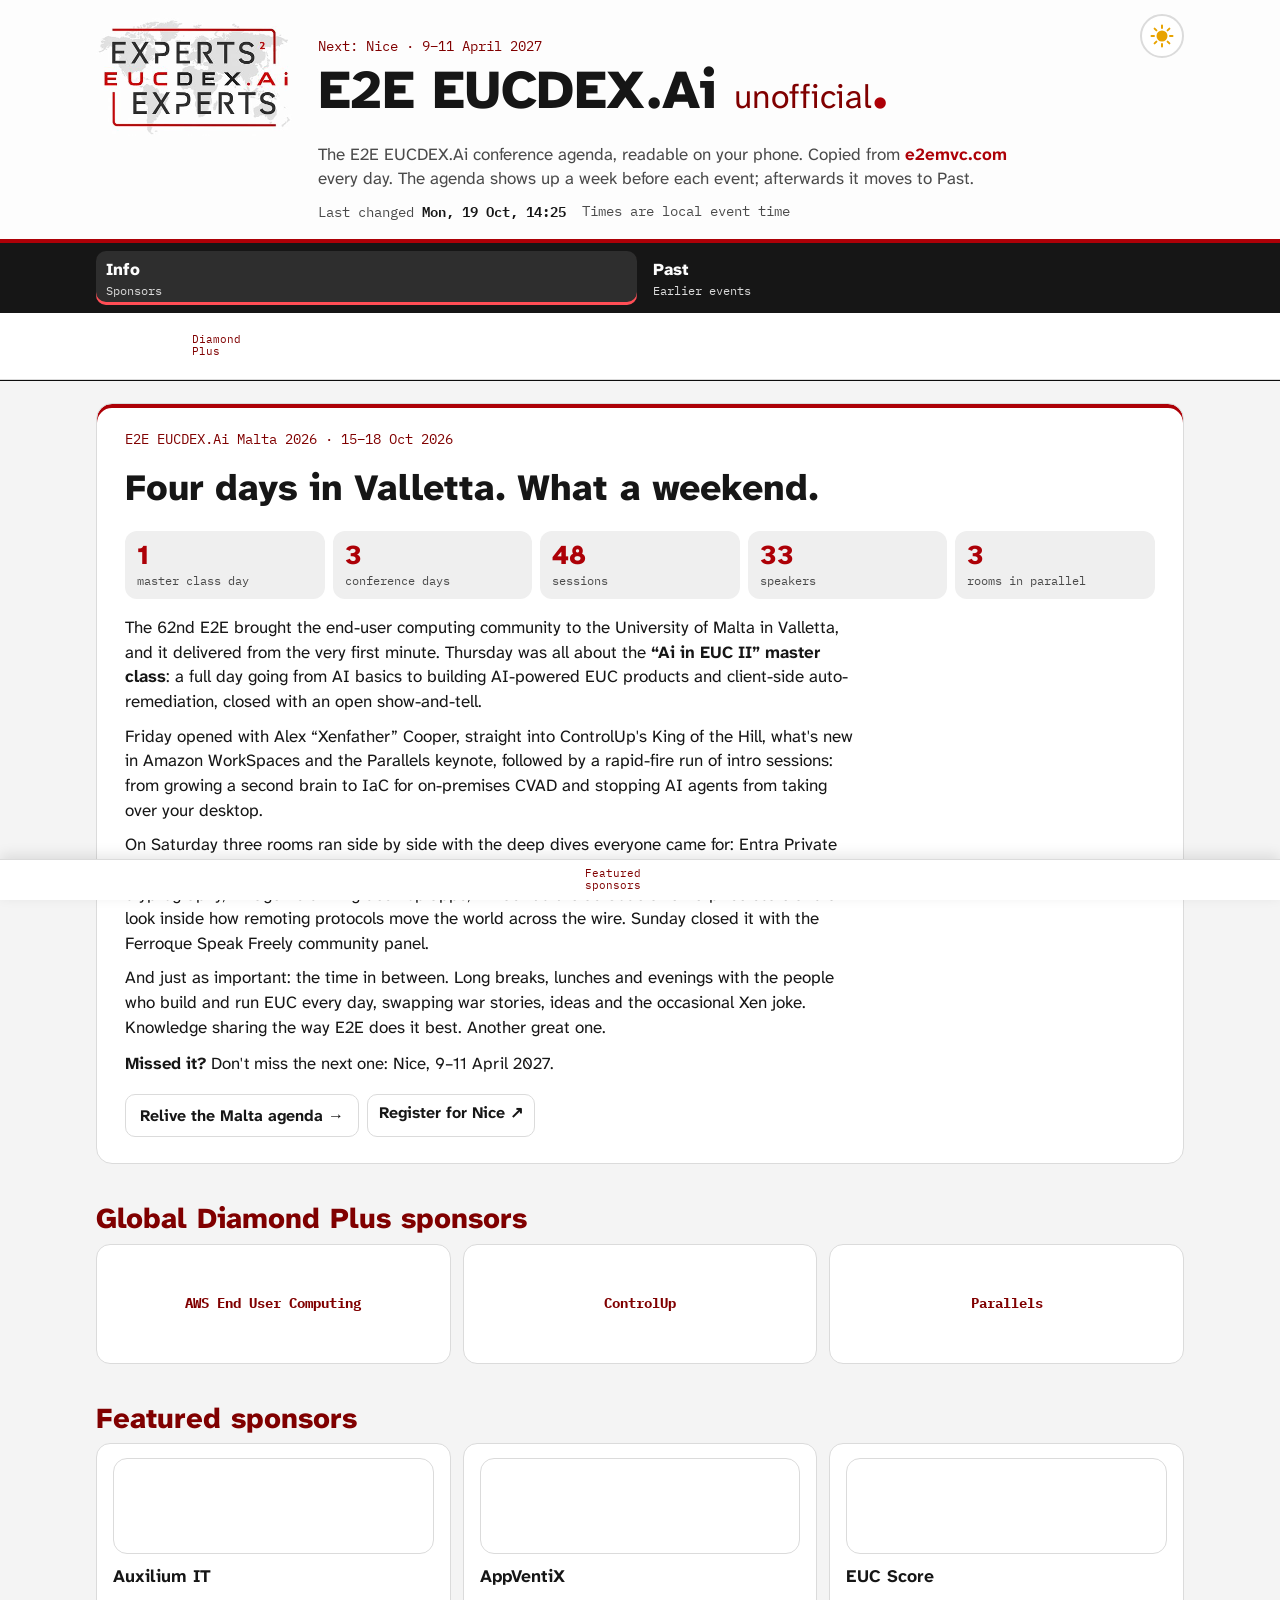
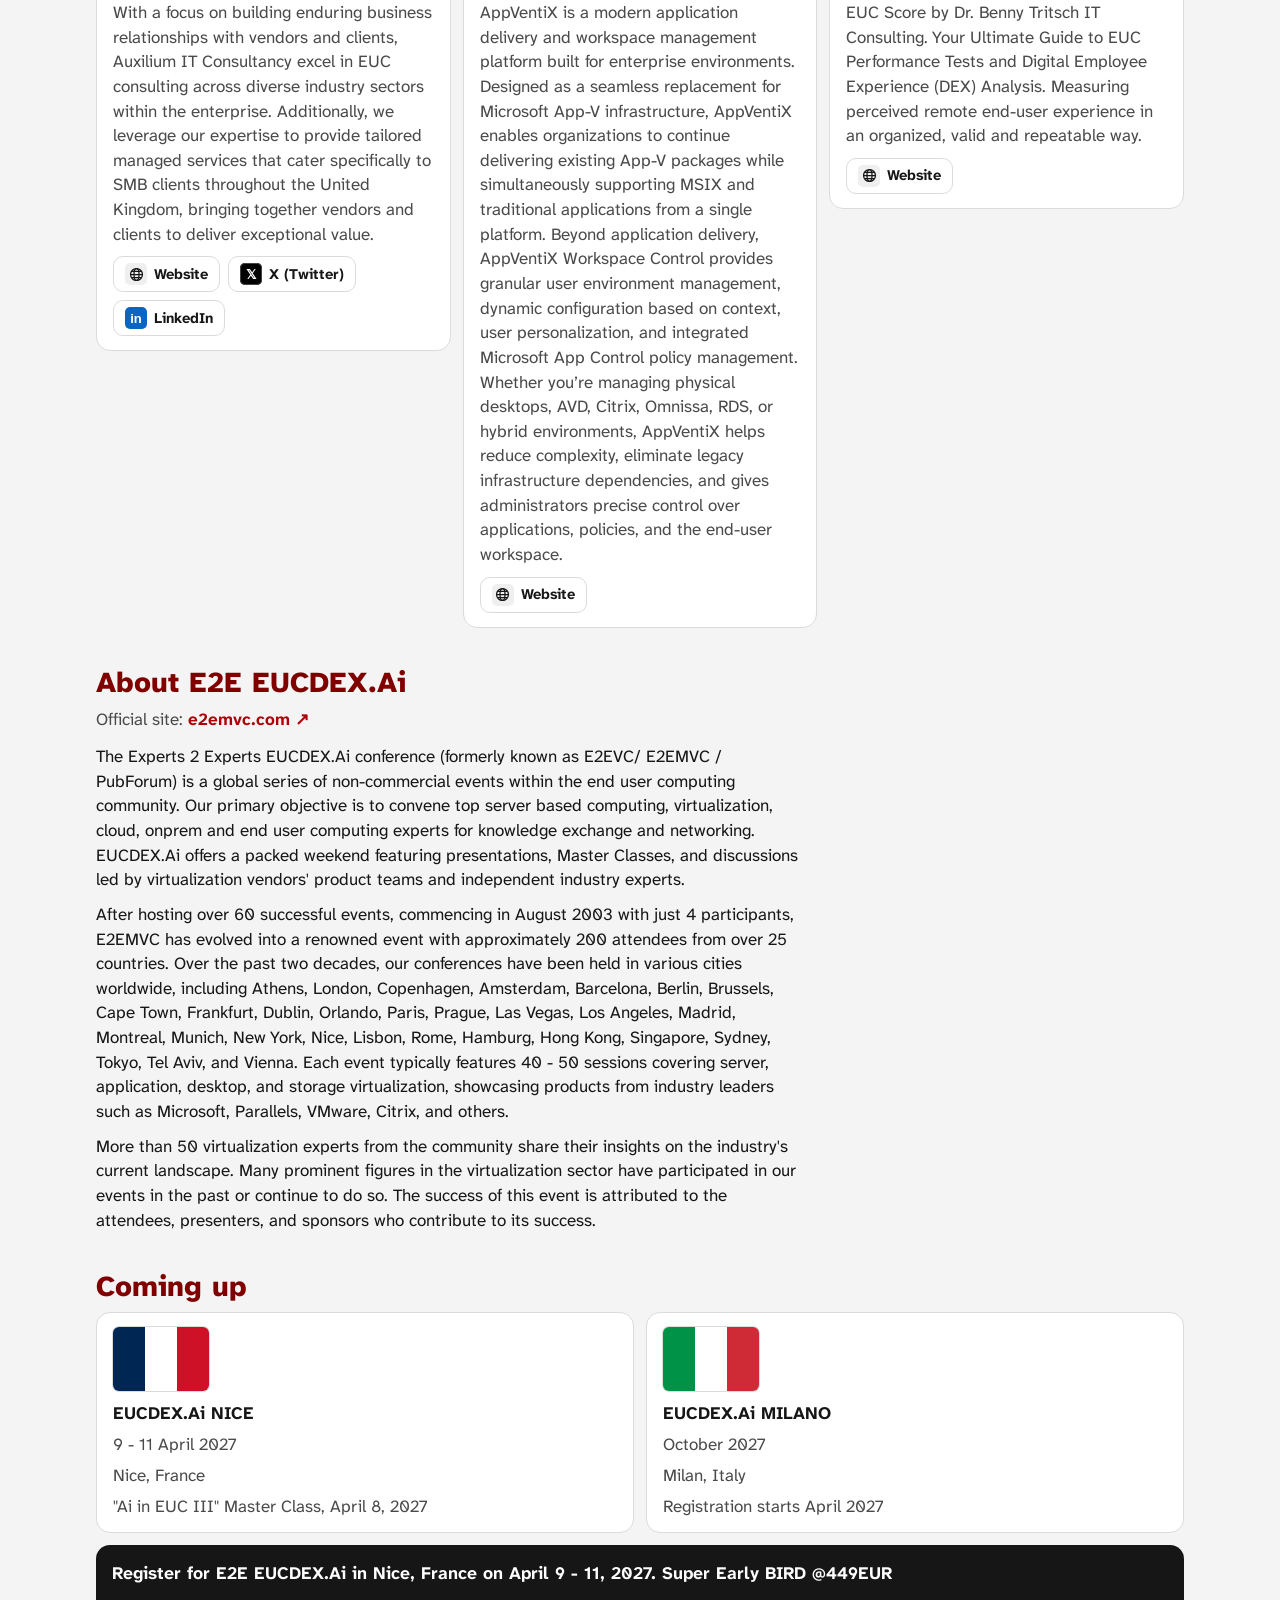
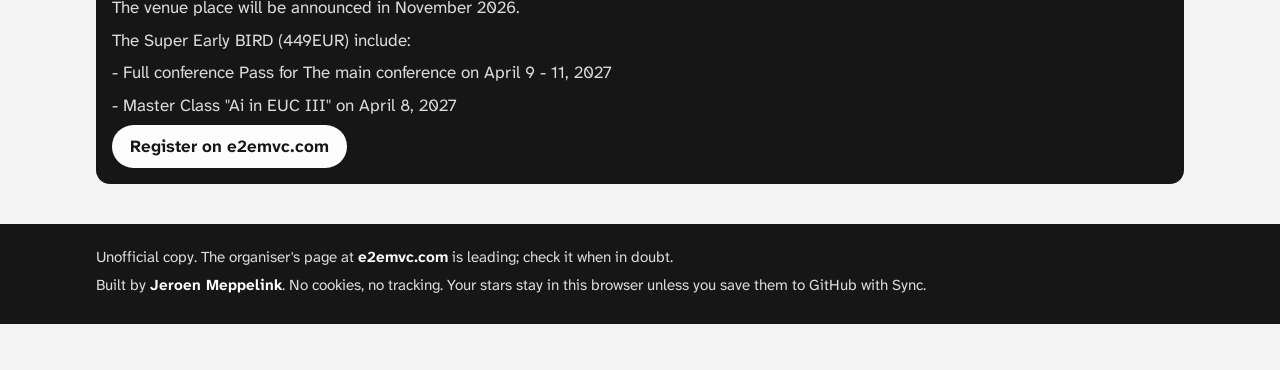
<file: site/index.html>
<!doctype html>
<html lang="en">
<head>
<meta charset="utf-8">
<meta name="viewport" content="width=device-width, initial-scale=1, viewport-fit=cover">
<title>E2E EUCDEX.Ai unofficial</title>
<meta name="description" content="Unofficial, phone-friendly agenda for the E2E EUCDEX.Ai end-user computing conferences: the current programme, past events, sessions and speakers, copied from e2emvc.com.">
<link rel="canonical" href="https://e2emvc.meppie.eu/">
<meta property="og:title" content="E2E EUCDEX.Ai unofficial">
<meta property="og:description" content="Phone-friendly agenda for the E2E EUCDEX.Ai conferences, with past events, sessions and speakers.">
<meta property="og:site_name" content="E2E EUCDEX.Ai unofficial">
<meta property="og:image" content="https://e2emvc.meppie.eu/share.png">
<meta property="og:image:width" content="1200">
<meta property="og:image:height" content="630">
<meta property="og:image:alt" content="E2E EUCDEX.Ai unofficial: the conference agenda on your phone">
<meta name="twitter:card" content="summary_large_image">
<script type="application/ld+json">{"@context":"https://schema.org","@type":"WebSite","name":"E2E EUCDEX.Ai unofficial","url":"https://e2emvc.meppie.eu/","description":"Unofficial, phone-friendly agenda for the E2E EUCDEX.Ai conferences."}</script>
<meta property="og:url" content="https://e2emvc.meppie.eu/">
<meta property="og:type" content="website">
<meta name="theme-color" content="#161616">
<script>try { const t = localStorage.getItem("e2e-theme"); if (t === "dark" || t === "light") document.documentElement.setAttribute("data-theme", t); } catch {}</script>
<link rel="preconnect" href="https://fonts.googleapis.com">
<link rel="preconnect" href="https://fonts.gstatic.com" crossorigin>
<link rel="stylesheet" href="https://fonts.googleapis.com/css2?family=Atkinson+Hyperlegible+Next:wght@400;700;800&family=IBM+Plex+Mono:wght@400;600&display=swap">
<style>
/* Layout: white header with the E2E logo, a black sticky day bar with a red marker, then a light-grey ground with white session cards. Colours follow e2emvc.com: white, near-black, logo red and maroon headings. */
:root {
  --e2e-red: #AD0007; --e2e-maroon: #800000; --e2e-ink: #161616; --e2e-grey: #2E2E2E; --e2e-silver: #DBDBDB;

  --ground: #F4F4F4;
  --card: #FFFFFF;
  --card-now: #EEF6F0;
  --line: #DBDBDB;
  --text: #161616;
  --text-2: #4A4A4A;
  --label: #800000;
  --head: #800000;
  --change: #AD0007;
  --ok: #1E7A45;
  --header: #FDFDFD;
  --band: #161616;
  --band-2: #2E2E2E;
  --band-text: #FDFDFD;
  --band-soft: #DBDBDB;
  --band-muted: #A8A8A8;
  --chip: #EFEFEF;
  --focus: #AD0007;
  --star: #AD0007;
  --star-text: #FFFFFF;
  --tile: #FFFFFF;
  --tile-text: #161616;
  --tile-label: #800000;
  --mark: #FF4D55; /* red on the black bar */
  /* One colour per room, always shown together with the room name. White text on each is above 5:1. */
  --room1: #1F5FAD; --room2: #0F7B6C; --room3: #6B3FA0; --room4: #A0560F;

  --sans: "Atkinson Hyperlegible Next", "Atkinson Hyperlegible", Verdana, sans-serif;
  --mono: "IBM Plex Mono", ui-monospace, Menlo, monospace;
  color-scheme: light;
}
@media (prefers-color-scheme: dark) {
  :root:not([data-theme="light"]) {
    --ground: #121212; --card: #1E1E1E; --card-now: #1C2E23; --line: #343434;
    --text: #F2F2F2; --text-2: #C4C4C4; --label: #F29A9A; --head: #F29A9A;
    --change: #FF6B6B; --ok: #6CC08B; --header: #1E1E1E; --band: #000000; --band-2: #262626;
    --chip: #2A2A2A; --focus: #FF6B6B; --star: #FF6B6B; --star-text: #121212; color-scheme: dark;
  }
}
:root[data-theme="dark"] {
  --ground: #121212; --card: #1E1E1E; --card-now: #1C2E23; --line: #343434;
  --text: #F2F2F2; --text-2: #C4C4C4; --label: #F29A9A; --head: #F29A9A;
  --change: #FF6B6B; --ok: #6CC08B; --header: #1E1E1E; --band: #000000; --band-2: #262626;
  --chip: #2A2A2A; --focus: #FF6B6B; --star: #FF6B6B; --star-text: #121212; color-scheme: dark;
}

* { box-sizing: border-box; }
[hidden] { display: none !important; }
html { -webkit-text-size-adjust: 100%; }
body {
  margin: 0; background: var(--ground); color: var(--text);
  font-family: var(--sans); font-size: 1.0625rem; line-height: 1.45;
}
a { color: inherit; font-weight: 700; text-decoration: none; }
a:hover { color: var(--change); }
:focus-visible { outline: 3px solid var(--focus); outline-offset: 2px; border-radius: 4px; }
.wrap { max-width: 72rem; margin: 0 auto; padding-inline: 16px; }
@media (min-width: 700px) { .wrap { padding-inline: 32px; } }
.mono { font-family: var(--mono); font-variant-numeric: tabular-nums; }

/* Header */
header.band { background: var(--header); color: var(--text); border-bottom: 4px solid var(--e2e-red); }
header.band .wrap { position: relative; }
.brand-text { padding-right: 52px; }
.themebtn {
  position: absolute; top: 14px; right: 16px; width: 44px; height: 44px; border-radius: 50%;
  border: 2px solid var(--line); background: var(--card); color: var(--text); cursor: pointer;
  display: grid; place-items: center; padding: 0;
  transition: transform .5s cubic-bezier(.3,1.6,.5,1), border-color .2s;
}
@media (min-width: 700px) { .themebtn { right: 32px; } }
.themebtn:hover { border-color: var(--e2e-red); }
.themebtn.spin { transform: rotate(360deg) scale(1.08); }
.themebtn svg { width: 24px; height: 24px; }
.themebtn .sun { color: #E8A300; }
.themebtn .moon { color: #9DB7FF; display: none; }
:root[data-theme="dark"] .themebtn .sun { display: none; }
:root[data-theme="dark"] .themebtn .moon { display: block; }
@media (prefers-reduced-motion: reduce) { .themebtn { transition: none; } .themebtn.spin { transform: none; } }
.brand { display: grid; grid-template-columns: auto minmax(0, 1fr); gap: 6px 22px; align-items: center; padding-block: 18px 16px; }
.e2e-logo { display: block; width: clamp(104px, 22vw, 200px); height: auto; background: #FDFDFD; border-radius: 8px; }
.brand-text { min-width: 0; }
.eyebrow { font-family: var(--mono); font-size: .9rem; color: var(--label); margin: 0; display: flex; flex-wrap: wrap; gap: 4px 10px; align-items: center; }
.unofficial { font-family: var(--mono); font-size: .75rem; padding: 2px 8px; border-radius: 999px; border: 1px solid var(--line); color: var(--text-2); }
h1 { font-weight: 800; font-size: clamp(1.9rem, 6.4vw, 3.4rem); line-height: 1.05; margin: 4px 0 0; letter-spacing: -.01em; color: var(--text); }
h1 .dot { color: var(--e2e-red); }
h1 .u { font-weight: 400; color: var(--label); font-size: .62em; letter-spacing: 0; white-space: nowrap; }
.sub { color: var(--text-2); margin: 0; max-width: 44rem; grid-column: 1 / -1; }
.stamp { display: flex; flex-wrap: wrap; gap: 6px 16px; margin: 4px 0 0; font-family: var(--mono); font-size: .9rem; color: var(--text-2); grid-column: 1 / -1; }
.stamp b { color: var(--text); font-weight: 600; }
.stamp a { color: var(--change); }
.logo-link { display: block; border-radius: 8px; }
a.official { color: var(--change); }
a.official:hover { text-decoration: underline; }
@media (min-width: 760px) {
  .sub, .stamp { grid-column: 2; }
  .e2e-logo { grid-row: 1 / span 3; }
}

/* Sticky day bar */
nav.days {
  position: sticky; top: env(safe-area-inset-top, 0px); z-index: 5;
  background: var(--band); border-bottom: 1px solid #0006;
}
.days .wrap { display: flex; gap: 6px; overflow-x: auto; padding-block: 8px; scrollbar-width: none; }
.days button {
  flex: 1 1 0; min-width: 0; border: 0; border-radius: 10px; cursor: pointer;
  background: transparent; color: var(--band-soft); font: inherit; padding: 6px 10px; text-align: left;
}
.days button .d { display: block; font-weight: 800; font-size: 1.05rem; color: var(--band-text); }
.days button .t { display: block; font-family: var(--mono); font-size: .78rem; white-space: nowrap; overflow: hidden; text-overflow: ellipsis; }
.days button .d { white-space: nowrap; }
@media (max-width: 480px) {
  .days .wrap { gap: 2px; padding-inline: 8px; }
  .days button { padding: 6px 6px; }
  .days button .d { font-size: .98rem; }
  .days button .t { font-size: .7rem; }
  nav.days button.today .d::after { content: none; }
  nav.days button.today .t::before { content: "Today · "; color: var(--mark); }
}
.days button[aria-selected="true"] { background: var(--band-2); box-shadow: inset 0 -3px 0 var(--mark); }
.days button.today .d::after { content: " · today"; font-weight: 400; font-size: .8rem; color: var(--mark); }

/* Tools */
.tools { display: flex; flex-wrap: wrap; gap: 10px; align-items: center; padding-block: 16px 4px; }
.search { flex: 1 1 16rem; min-width: 0; position: relative; }
.search input {
  width: 100%; font: inherit; padding: 10px 12px; border-radius: 10px;
  border: 1px solid var(--line); background: var(--card); color: var(--text);
}
.toggle {
  font: inherit; font-weight: 700; padding: 9px 14px; border-radius: 10px; cursor: pointer;
  border: 1px solid var(--line); background: var(--card); color: var(--text);
}
.toggle[aria-pressed="true"] { background: var(--star); color: var(--star-text); border-color: var(--star); }

/* Panels */
.panel { border: 1px solid var(--line); background: var(--card); border-radius: 14px; padding: 14px 16px; margin-top: 14px; }
.panel h2 { font-size: 1.05rem; margin: 0 0 8px; }
.label { font-family: var(--mono); font-size: .85rem; color: var(--label); }
.now-grid { display: grid; gap: 12px; grid-template-columns: repeat(auto-fit, minmax(min(100%, 16rem), 1fr)); }
.now-item { min-width: 0; }
.now-item .ttl { font-weight: 700; }
.changes summary { cursor: pointer; font-weight: 700; list-style: none; }
.changes summary::-webkit-details-marker { display: none; }
.changes summary::before { content: "▸ "; }
.changes[open] summary::before { content: "▾ "; }
.changes ul { list-style: none; padding: 0; margin: 10px 0 0; display: grid; gap: 8px; }
.changes li { display: grid; grid-template-columns: auto 1fr; gap: 2px 10px; }
.changes li .mono { color: var(--text-2); font-size: .9rem; }
.changes button.jump { all: unset; cursor: pointer; font-weight: 700; }
.changes button.jump:hover { color: var(--change); }

.dayhead { display: flex; flex-wrap: wrap; align-items: baseline; gap: 4px 14px; margin: 26px 0 6px; }
.dayhead h2 { font-size: clamp(1.5rem, 4vw, 2rem); font-weight: 800; margin: 0; text-wrap: balance; }
.note { color: var(--text-2); margin: 0 0 4px; }
.flag { color: var(--change); font-weight: 700; }

/* Timeline */
.slot { display: grid; gap: 10px; padding-block: 14px; border-top: 1px solid var(--line); }
.slot-time { font-family: var(--mono); font-weight: 600; font-size: 1rem; color: var(--label); font-variant-numeric: tabular-nums; }
.slot-time .len { font-weight: 400; color: var(--text-2); }
.slot-body { display: grid; gap: 10px; min-width: 0; }
@media (min-width: 760px) {
  .slot { grid-template-columns: 7.5rem 1fr; gap: 16px; }
  .slot-time { padding-top: 14px; }
  .rooms .slot-body { grid-template-columns: repeat(var(--cols, 3), minmax(0, 1fr)); align-items: start; }
  .rooms .empty-room { border: 2px dashed var(--roomc, var(--line)); border-radius: 14px; padding: 14px; color: var(--text-2); font-size: .9rem; }
}
@media (max-width: 759px) { .empty-room { display: none; } }
.gap { padding-block: 12px; border-top: 1px solid var(--line); color: var(--text-2); font-family: var(--mono); font-size: .95rem; }
.gap b { font-family: var(--sans); font-size: 1.05rem; color: var(--text); }
.slot.past { opacity: .62; }
.slot.past:hover, .slot.past:focus-within { opacity: 1; }

.card {
  min-width: 0; border: 1px solid var(--line); background: var(--card); border-radius: 14px;
  padding: 14px 16px; display: grid; gap: 6px; scroll-margin-top: calc(var(--navh, 112px) + 18px); scroll-margin-bottom: 60px;
}
.card.now { background: var(--card-now); border-color: var(--ok); box-shadow: inset 4px 0 0 var(--ok); }
.card.mine { box-shadow: inset 4px 0 0 var(--star); }
.card.now.mine { box-shadow: inset 4px 0 0 var(--ok); }
.card.flash { animation: flash 1.6s ease-out 1; }
@keyframes flash { from { box-shadow: 0 0 0 4px var(--change); } to { box-shadow: 0 0 0 0 transparent; } }
@media (prefers-reduced-motion: reduce) { .card.flash { animation: none; } }
.meta { display: flex; flex-wrap: wrap; align-items: center; gap: 6px 8px; font-size: .88rem; }
.chip { font-family: var(--mono); font-size: .82rem; padding: 2px 8px; border-radius: 999px; background: var(--chip); color: var(--text); }
.chip.room { font-weight: 700; color: #FFFFFF; background: var(--roomc, var(--text-2)); padding: 3px 10px; font-size: .86rem; }
.card.in-room { border-left: 6px solid var(--roomc); }
.room-dot { display: inline-block; width: .7em; height: .7em; border-radius: 50%; background: var(--roomc); margin-right: 4px; vertical-align: baseline; }
.room-heads { display: none; }
@media (min-width: 760px) {
  .room-heads { display: grid; grid-template-columns: 7.5rem minmax(0, 1fr); gap: 16px; padding-block: 10px; position: sticky; top: calc(env(safe-area-inset-top, 0px) + var(--navh, 112px)); z-index: 4; background: var(--ground); }
  .rh-row { display: grid; grid-template-columns: repeat(var(--cols, 3), minmax(0, 1fr)); gap: 10px; }
  .room-heads .rh { padding: 6px 12px; border-radius: 10px; background: var(--roomc); color: #FFFFFF; font-weight: 800; text-align: center; }
  .room-heads .rh-gap { visibility: hidden; }
}
.state-now { color: var(--ok); font-weight: 700; }
.state-change { color: var(--change); font-weight: 700; }
.card h3 { margin: 0; font-size: 1.12rem; line-height: 1.3; font-weight: 700; text-wrap: balance; overflow-wrap: anywhere; }
/* Speakers: one row per person with photo and name. Stacked on phones, side by side from 760px. */
.who { list-style: none; margin: 2px 0 0; padding: 0; display: flex; flex-direction: column; gap: 8px; color: var(--text-2); min-width: 0; }
.who li { display: flex; align-items: center; gap: 10px; min-width: 0; }
.who li > span:last-child { min-width: 0; overflow-wrap: anywhere; }
.who small { font-size: .85em; }
.who .unnamed { font-size: .92rem; }
@media (min-width: 760px) { .who { flex-direction: row; flex-wrap: wrap; gap: 8px 22px; } }
.av {
  width: 40px; height: 40px; border-radius: 50%; flex: none; display: inline-grid; place-items: center;
  object-fit: cover; object-position: 50% 25%; background-color: var(--chip);
  background-repeat: no-repeat; background-size: auto 100%;
  font-family: var(--mono); font-size: .8rem; font-weight: 600; color: var(--text-2); letter-spacing: .02em;
}
.row { display: flex; gap: 10px; align-items: flex-start; justify-content: space-between; }
.star {
  flex: none; border: 1px solid var(--line); background: transparent; color: var(--text-2);
  border-radius: 999px; width: 2.4rem; height: 2.4rem; font-size: 1.15rem; cursor: pointer; line-height: 1;
}
.star[aria-pressed="true"] { background: var(--star); color: var(--star-text); border-color: var(--star); }
details.more summary { cursor: pointer; font-family: var(--mono); font-size: .88rem; color: var(--label); list-style: none; padding-block: 2px; }
details.more summary::-webkit-details-marker { display: none; }
details.more summary::before { content: "▸ "; }
details.more[open] summary::before { content: "▾ "; }
.body { display: grid; gap: 10px; padding-top: 6px; max-width: 42rem; }
.body p { margin: 0; white-space: pre-line; overflow-wrap: anywhere; }
.bio { border-top: 1px solid var(--line); padding-top: 10px; display: grid; grid-template-columns: auto minmax(0, 1fr); gap: 4px 14px; align-items: start; }
.bio > :not(.av) { grid-column: 2; }
.bio > .av { grid-column: 1; grid-row: 1 / span 3; width: 72px; height: 72px; font-size: 1.1rem; }
.bio b { display: block; }
@media (max-width: 480px) { .bio > .av { width: 56px; height: 56px; } }
.break-card { color: var(--text-2); font-weight: 700; padding-block: 6px; }

.empty { padding: 26px 0; color: var(--text-2); }
.results-day { margin: 22px 0 4px; font-size: 1.15rem; font-weight: 800; }

/* Sponsor strips: Diamond Plus pinned under the day tabs, featured pinned to the bottom.
   Logos sit on a fixed light ground in both themes, because they are drawn for white. */
.sponsor-strip { background: var(--tile); color: var(--tile-label); }
.sponsor-strip .wrap { display: flex; align-items: center; justify-content: center; gap: 10px 18px; padding-block: 5px; }
.strip-label { font-family: var(--mono); font-size: .68rem; line-height: 1.1; white-space: nowrap; flex: none; }
/* Featured (bottom): small and modest. */
.sponsor-strip.bottom a { display: flex; align-items: center; justify-content: center; height: 30px; min-width: 0; flex: 0 1 auto; font-weight: 400; }
.sponsor-strip.bottom img { max-height: 30px; max-width: 100%; width: auto; object-fit: contain; display: block; }
/* Diamond Plus (top): one equal column per logo, each logo as large as its cell allows.
   Height grows with the screen but never drops below 38px; the bottom strip stays at 26-30px. */
.sponsor-strip.top { --top-h: clamp(38px, 9vw, 54px); }
.sponsor-strip.top .wrap {
  display: grid; grid-template-columns: auto repeat(var(--n, 3), minmax(0, 1fr));
  align-items: center; gap: 8px 24px; padding-block: 6px; max-width: 60rem;
}
.sponsor-strip.top a { display: flex; align-items: center; justify-content: center; height: var(--top-h); min-width: 0; font-weight: 400; }
.sponsor-strip.top img { display: block; width: 100%; height: 100%; object-fit: contain; }
.sponsor-strip a:focus-visible { outline-color: var(--e2e-red); }
.sponsor-strip.top { border-bottom: 1px solid var(--e2e-silver); }
.sponsor-strip.bottom {
  position: fixed; left: 0; right: 0; bottom: 0; z-index: 6;
  border-top: 1px solid var(--e2e-silver); padding-bottom: env(safe-area-inset-bottom, 0px);
  box-shadow: 0 -4px 14px #0000001a;
}
body.has-featured { padding-bottom: calc(46px + env(safe-area-inset-bottom, 0px)); }
body.has-featured .toast { bottom: calc(56px + env(safe-area-inset-bottom, 0px)); }
@media (max-width: 480px) {
  .sponsor-strip.bottom .wrap { gap: 8px 12px; padding-block: 4px; }
  .sponsor-strip.bottom a, .sponsor-strip.bottom img { height: 26px; max-height: 26px; }
  .strip-label { font-size: .62rem; }
  /* On phones the three Diamond logos get the full width; the label stays for screen readers. */
  .sponsor-strip.top .wrap { grid-template-columns: repeat(var(--n, 3), minmax(0, 1fr)); gap: 6px 14px; padding-block: 5px; }
  .sponsor-strip.top .strip-label { position: absolute; width: 1px; height: 1px; overflow: hidden; clip: rect(0 0 0 0); white-space: nowrap; }
}
/* A phone on its side has little height left; give it back to the agenda. */
@media (max-height: 480px) {
  .sponsor-strip.bottom { display: none; }
  body.has-featured { padding-bottom: 0; }
}

.tc { margin-top: 18px; }
.tc pre {
  margin: 6px 0 0; padding: 16px; border-radius: 12px; overflow-x: auto; white-space: pre;
  background: #0B0B0B; color: #D7D7D7; font-family: var(--mono); font-size: .86rem; line-height: 1.5;
  border: 1px solid #2E2E2E; border-top: 4px solid var(--e2e-red);
}
.tc pre b { color: #7DD87D; font-weight: 400; }

/* Links under a bio, one per line with an icon */
.slinks { list-style: none; padding: 0; margin: 4px 0 0; display: grid; gap: 6px; }
.slinks a { display: inline-flex; align-items: center; gap: 8px; color: var(--change); min-width: 0; }
.slinks a span:last-child { overflow-wrap: anywhere; }
.slinks a:hover span:last-child, .linkrow a:hover { text-decoration: underline; }
.ico {
  width: 22px; height: 22px; border-radius: 5px; flex: none; display: inline-grid; place-items: center;
  font-family: Arial, Helvetica, sans-serif; font-weight: 700; font-size: 13px; line-height: 1; color: #FFFFFF;
}
.ico svg { width: 15px; height: 15px; }
.ico-li { background: #0A66C2; }
.ico-x { background: #000000; box-shadow: inset 0 0 0 1px #444; }
.ico-gh { background: #181717; box-shadow: inset 0 0 0 1px #444; }
.ico-yt { background: #FF0000; }
.ico-bs { background: #1185FE; font-size: 12px; }
.ico-web { background: var(--chip); color: var(--text); }
.linkrow a { display: inline-flex; align-items: center; gap: 7px; }

/* Info tab */
.info { display: grid; gap: 34px; margin-top: 22px; }
.info h2 { font-size: clamp(1.4rem, 3.6vw, 1.8rem); font-weight: 800; margin: 0 0 4px; text-wrap: balance; color: var(--head); }
.info .lead { color: var(--text-2); margin: 0 0 12px; }
.prose { display: grid; gap: 10px; max-width: 44rem; }
.prose p { margin: 0; }
.logos { display: grid; gap: 12px; grid-template-columns: repeat(auto-fit, minmax(min(100%, 13rem), 1fr)); }
.logo-tile {
  display: grid; place-items: center; gap: 8px; padding: 18px 16px; border-radius: 14px; min-height: 120px;
  background: var(--tile); border: 1px solid var(--line); color: var(--tile-text); text-align: center;
}
.logo-tile img { max-width: 100%; max-height: 64px; object-fit: contain; }
.logo-tile span { font-family: var(--mono); font-size: .85rem; color: var(--tile-label); }
.logo-tile:hover { border-color: var(--change); }
.sponsors { display: grid; gap: 12px; grid-template-columns: repeat(auto-fit, minmax(min(100%, 20rem), 1fr)); align-items: start; }
.sponsor { border: 1px solid var(--line); background: var(--card); border-radius: 14px; padding: 14px 16px; display: grid; gap: 10px; min-width: 0; }
.sponsor .logo-tile { min-height: 96px; padding: 12px; }
.sponsor h3 { margin: 0; font-size: 1.1rem; }
.sponsor p { margin: 0; color: var(--text-2); overflow-wrap: anywhere; }
.linkrow { display: flex; flex-wrap: wrap; gap: 8px; }
.linkrow a { font-size: .92rem; padding: 6px 11px; border-radius: 10px; border: 1px solid var(--line); overflow-wrap: anywhere; }
.people { display: grid; gap: 12px; grid-template-columns: repeat(auto-fit, minmax(min(100%, 17rem), 1fr)); align-items: start; }
.person { border: 1px solid var(--line); background: var(--card); border-radius: 14px; padding: 14px 16px; display: grid; gap: 8px; min-width: 0; }
.person .top { display: flex; gap: 12px; align-items: center; }
.person img { width: 64px; height: 64px; border-radius: 50%; object-fit: cover; object-position: 50% 25%; flex: none; background: var(--chip); }
.person b { display: block; font-size: 1.05rem; }
.person .role { color: var(--text-2); font-size: .92rem; }
.person .body p { white-space: normal; }
.events { display: grid; gap: 12px; grid-template-columns: repeat(auto-fit, minmax(min(100%, 15rem), 1fr)); }
.event { border: 1px solid var(--line); background: var(--card); border-radius: 14px; padding: 14px 16px; display: grid; gap: 6px; align-content: start; }
.event.current { box-shadow: inset 4px 0 0 var(--ok); }
.cflag { display: block; width: 96px; max-width: 100%; aspect-ratio: 3 / 2; height: auto; border-radius: 6px; box-shadow: 0 0 0 1px var(--line); overflow: hidden; background: #FFFFFF; }
.cflag img { width: 100%; height: 100%; object-fit: contain; display: block; }
.event h3 { margin: 4px 0 0; font-size: 1.1rem; }
.event p { margin: 0; color: var(--text-2); }
.offer { margin-top: 12px; border-radius: 14px; padding: 16px; background: var(--band); color: var(--band-text); display: grid; gap: 8px; }
.offer h3 { margin: 0; font-size: 1.1rem; }
.offer p { margin: 0; color: var(--band-soft); }
.offer a { justify-self: start; background: #FDFDFD; color: #161616; padding: 9px 18px; border-radius: 999px; }
.offer a:hover { color: #FDFDFD; background: var(--e2e-red); }
.terms summary { cursor: pointer; font-weight: 700; margin-top: 6px; }
.terms .prose { margin-top: 10px; }
.days button.infotab .d { color: var(--band-text); }

.where { margin-top: 36px; scroll-margin-top: calc(var(--navh, 112px) + 18px); }
.where h2 { font-size: 1.4rem; font-weight: 800; margin: 0 0 10px; color: var(--head); }
.where-grid { display: grid; gap: 12px; grid-template-columns: repeat(auto-fit, minmax(min(100%, 20rem), 1fr)); }
.place { border: 1px solid var(--line); background: var(--card); border-radius: 14px; padding: 14px 16px; display: grid; gap: 6px; min-width: 0; }
.place h3 { margin: 0; font-size: 1.1rem; }
.place address { font-style: normal; color: var(--text-2); }
.place .acts { display: flex; flex-wrap: wrap; gap: 8px; margin-top: 4px; }
.place .acts a, .place .acts button {
  font: inherit; font-weight: 700; font-size: .95rem; padding: 7px 12px; border-radius: 10px; cursor: pointer;
  border: 1px solid var(--line); background: transparent; color: var(--text);
}
.place .acts a:hover, .place .acts button:hover { border-color: var(--change); color: var(--change); }
footer { margin-top: 40px; background: var(--band); color: var(--band-soft); }
footer .wrap { padding-block: 22px 28px; display: grid; gap: 6px; font-size: .95rem; }
footer a { color: var(--band-text); }

.toast {
  position: fixed; left: 50%; transform: translateX(-50%); bottom: calc(16px + env(safe-area-inset-bottom, 0px));
  background: var(--band); color: var(--band-text); padding: 10px 16px; border-radius: 12px;
  font-weight: 700; box-shadow: 0 6px 20px #0005; z-index: 10; width: max-content; max-width: min(30rem, calc(100% - 32px)); text-align: center; border: 1px solid #333;
}
/* Ratings */
.rating { display: flex; flex-wrap: wrap; align-items: center; gap: 4px 12px; font-size: .9rem; border-top: 1px dashed var(--line); padding-top: 8px; margin-top: 2px; }
.rating .avg { font-weight: 700; color: var(--text); }
.rating .avg small { font-weight: 400; color: var(--text-2); }
.rating .avg.none { font-weight: 400; color: var(--text-2); }
.rate-btns { display: inline-flex; gap: 2px; }
.rate-btns button { all: unset; cursor: pointer; display: inline-grid; place-items: center; width: 2.1rem; height: 2.1rem; border-radius: 8px; font-size: 1.25rem; line-height: 1; color: var(--line); font-weight: 400; }
.rate-btns button.on { color: var(--star); }
.rate-btns:hover button { color: var(--star); }
.rate-btns button:hover ~ button { color: var(--line); }
.rate-btns button:focus-visible { outline: 3px solid var(--focus); outline-offset: 0; }
/* Bottom sheet for sign-in and the human check */
.sheet { position: fixed; left: 50%; transform: translateX(-50%); bottom: calc(60px + env(safe-area-inset-bottom, 0px)); z-index: 12;
  width: min(30rem, calc(100% - 24px)); background: var(--card); color: var(--text); border: 1px solid var(--line); border-top: 4px solid var(--e2e-red);
  border-radius: 14px; padding: 14px 16px; box-shadow: 0 10px 30px #0004; display: grid; gap: 8px; }
.sheet p { margin: 0; }
.sheet .note { font-size: .92rem; }
.toggle.primary { background: var(--e2e-ink); color: #FFFFFF; border-color: var(--e2e-ink); }
:root[data-theme="dark"] .toggle.primary { background: #FFFFFF; color: #161616; }
.slides-btn { padding: 5px 12px; font-size: .9rem; }
.who-am-i { font-family: var(--mono); font-size: .85rem; color: var(--text-2); }
.linkish { all: unset; cursor: pointer; color: var(--change); font-weight: 700; }
.rate-hint { color: var(--text-2); font-family: var(--mono); font-size: .8rem; }
/* Recap of an event that has ended */
.recap { border: 1px solid var(--line); background: var(--card); border-radius: 16px; padding: 20px 18px; display: grid; gap: 12px; box-shadow: inset 0 4px 0 var(--e2e-red); }
@media (min-width: 700px) { .recap { padding: 26px 28px; } }
.recap h2 { font-size: clamp(1.6rem, 4.6vw, 2.3rem); margin: 0; color: var(--text); }
.recap .kicker { margin: 0; font-family: var(--mono); font-size: .85rem; color: var(--label); }
.recap .stats { list-style: none; margin: 4px 0; padding: 0; display: grid; gap: 8px; grid-template-columns: repeat(auto-fit, minmax(6.5rem, 1fr)); }
.recap .stats li { background: var(--chip); border-radius: 12px; padding: 10px 12px; display: grid; }
.recap .stats b { font-size: 1.7rem; line-height: 1.1; color: var(--change); font-weight: 800; }
.recap .stats span { font-family: var(--mono); font-size: .78rem; color: var(--text-2); }
.recap .prose { max-width: 46rem; }
.recap .cta-line { margin: 0; font-size: 1.05rem; }
.recap .linkrow .toggle { font-size: 1rem; }
/* Past events */
.past-ev .top-rated { margin: 6px 0 2px; padding-left: 1.2rem; display: grid; gap: 4px; color: var(--text-2); font-size: .92rem; }
.past-ev .top-rated b { color: var(--text); font-weight: 700; }
.past-ev .toggle, .ended .toggle { justify-self: start; margin-top: 6px; }
.archive-note { display: flex; flex-wrap: wrap; gap: 4px 10px; align-items: center; background: var(--chip); border-radius: 10px; padding: 8px 12px; margin-top: 10px; }
.days button.backtab .d { color: var(--mark); }
/* Sync */
.sync .sync-row { display: flex; flex-wrap: wrap; gap: 8px; margin-top: 10px; align-items: center; }
.sync input { font: inherit; padding: 9px 12px; border-radius: 10px; border: 1px solid var(--line); background: var(--ground); color: var(--text); flex: 1 1 12rem; min-width: 0; }
a.toggle { display: inline-block; }
a.toggle:hover { color: var(--text); border-color: var(--change); }
.sr { position: absolute; width: 1px; height: 1px; overflow: hidden; clip: rect(0 0 0 0); white-space: nowrap; }
</style>
</head>
<body>
<header class="band">
  <div class="wrap brand">
    <button class="themebtn" id="themeBtn" type="button" aria-label="Switch between light and dark mode" title="Lights on / lights off">
      <svg class="sun" viewBox="0 0 24 24" fill="none" stroke="currentColor" stroke-width="2" stroke-linecap="round" aria-hidden="true"><circle cx="12" cy="12" r="4.5" fill="currentColor"/><path d="M12 1.5v2.5M12 20v2.5M1.5 12H4M20 12h2.5M4.6 4.6l1.8 1.8M17.6 17.6l1.8 1.8M4.6 19.4l1.8-1.8M17.6 6.4l1.8-1.8"/></svg>
      <svg class="moon" viewBox="0 0 24 24" aria-hidden="true"><path fill="currentColor" d="M20.5 14.6A8.6 8.6 0 0 1 9.4 3.5a8.6 8.6 0 1 0 11.1 11.1Z"/><circle cx="17.5" cy="5" r="1" fill="currentColor"/><circle cx="20.5" cy="8.5" r=".7" fill="currentColor"/></svg>
    </button>
    <a class="logo-link" href="https://e2emvc.com/" rel="noopener" title="Official site: e2emvc.com"><img class="e2e-logo" src="e2e-logo.png" alt="Experts 2 Experts EUCDEX.Ai, official site" width="400" height="235"></a>
    <div class="brand-text">
      <p class="eyebrow"><span id="eyebrow">E2E EUCDEX.Ai</span></p>
      <h1><span id="brand">E2E EUCDEX.Ai</span> <span class="u">unofficial</span><span class="dot">.</span></h1>
    </div>
    <p class="sub">The <span class="brand-name">E2E EUCDEX.Ai</span> conference agenda, readable on your phone. Copied from <a class="official" href="https://e2emvc.com/" rel="noopener">e2emvc.com</a> every day. The agenda shows up a week before each event; afterwards it moves to Past.</p>
    <p class="stamp"><span>Last changed <b id="updated">…</b></span><span>Times are local event time</span><a href="#where" id="whereLink">Venue and hotel ↓</a></p>
  </div>
</header>
<nav class="days" aria-label="Conference days">
  <div class="wrap" role="tablist" id="tabs"></div>
  <div class="sponsor-strip top" id="diamondStrip" hidden></div>
</nav>
<main class="wrap">
  <div class="tools" id="tools">
    <div class="search">
      <label class="sr" for="q">Search sessions and speakers</label>
      <input id="q" type="search" placeholder="Search sessions or speakers" autocomplete="off">
    </div>
    <button class="toggle" id="mineBtn" type="button" aria-pressed="false">☆ My agenda</button>
    <button class="toggle" id="syncBtn" type="button" aria-expanded="false" title="Take your stars to another device">⇅ Sync</button>
  </div>
  <div id="top"></div>
  <div id="list" aria-live="polite"><!-- static:begin -->
<div class="info">
<section><h2>About E2E EUCDEX.Ai</h2><div class="prose"><p>The Experts 2 Experts EUCDEX.Ai conference (formerly known as E2EVC/ E2EMVC / PubForum) is a global series of non-commercial events within the end user computing community. Our primary objective is to convene top server based computing, virtualization, cloud, onprem and end user computing experts for knowledge exchange and networking. EUCDEX.Ai offers a packed weekend featuring presentations, Master Classes, and discussions led by virtualization vendors&#39; product teams and independent industry experts.</p><p>After hosting over 60 successful events, commencing in August 2003 with just 4 participants, E2EMVC has evolved into a renowned event with approximately 200 attendees from over 25 countries. Over the past two decades, our conferences have been held in various cities worldwide, including Athens, London, Copenhagen, Amsterdam, Barcelona, Berlin, Brussels, Cape Town, Frankfurt, Dublin, Orlando, Paris, Prague, Las Vegas, Los Angeles, Madrid, Montreal, Munich, New York, Nice, Lisbon, Rome, Hamburg, Hong Kong, Singapore, Sydney, Tokyo, Tel Aviv, and Vienna. Each event typically features 40 - 50 sessions covering server, application, desktop, and storage virtualization, showcasing products from industry leaders such as Microsoft, Parallels, VMware, Citrix, and others.</p></div></section>
<section><h2>Next event</h2><p>Nice, 9 - 11 April 2027. The agenda appears here a week before the start.</p></section>
<section><h2>Events</h2><ul><li><a href="/events/2026-10-malta/">E2E EUCDEX.Ai Malta 2026</a>: 15–18 October 2026, 48 sessions, 33 speakers</li></ul><p><a href="/events/">All events</a></p></section>
</div>
<!-- static:end --></div>
  <section class="where" id="where" aria-labelledby="where-h">
    <h2 id="where-h">Venue and hotel</h2>
    <div class="where-grid">
      <div class="place">
        <span class="label">Conference venue</span>
        <h3>University of Malta, Valletta Campus</h3>
        <address>Conference &amp; Events Unit<br>Saint Paul Street<br>Valletta, Malta</address>
        <div class="acts">
          <a href="https://www.google.com/maps/search/?api=1&amp;query=University+of+Malta+Valletta+Campus+St+Paul+Street+Valletta" rel="noopener">Open in Maps</a>
          <button type="button" data-copy="University of Malta, Valletta Campus, Saint Paul Street, Valletta, Malta">Copy address</button>
        </div>
      </div>
      <div class="place">
        <span class="label">Hotel</span>
        <h3>Novotel Malta Sliema</h3>
        <address>60 Sir Frederick C. Ponsonby Street<br>Gżira GZR 1070, Malta</address>
        <div class="acts">
          <a href="https://www.google.com/maps/search/?api=1&amp;query=Novotel+Malta+Sliema+Gzira" rel="noopener">Open in Maps</a>
          <button type="button" data-copy="Novotel Malta Sliema, 60 Sir Frederick C. Ponsonby Street, Gżira GZR 1070, Malta">Copy address</button>
        </div>
      </div>
    </div>
  </section>
</main>
<footer>
  <div class="wrap">
    <span>Unofficial copy. The organiser's page at <a href="https://e2emvc.com/" rel="noopener">e2emvc.com</a> is leading; check it when in doubt.</span>
    <span>Built by <a href="https://meppie.eu/" rel="noopener">Jeroen Meppelink</a>. No cookies, no tracking. Your stars stay in this browser unless you save them to GitHub with Sync.</span>
    <span id="voteNote" hidden>To vote you sign in with GitHub once; a quick human check keeps bots out. Votes are encrypted: nobody can see what you voted. The site shows only averages, once a session has 3 votes, updated once a day. One vote per GitHub account per session; your latest vote counts. Synced stars are saved publicly under your GitHub name. Code on <a href="https://github.com/Meppies/e2e-update-website" rel="noopener">GitHub</a>.</span>
  </div>
</footer>
<aside class="sponsor-strip bottom" id="featuredStrip" aria-label="Featured sponsors" hidden></aside>
<aside class="sheet" id="sheet" role="dialog" aria-live="polite" hidden></aside>
<div class="toast" id="toast" role="status" hidden></div>

<script>
(() => {
  const TZ = "Europe/Malta";
  const DATA_URL = "agenda.json";
  const REFRESH_MS = 5 * 60 * 1000;
  const RECENT_H = 48;
  const REPO_URL = "https://github.com/Meppies/e2e-update-website";
  // Vote helper (Cloudflare Worker): GitHub sign-in, human check, and opening the vote issue for you.
  const WORKER = "https://e2e-votes.meppie.workers.dev";
  const TS_KEY = "0x4AAAAAAFbWFY-fwAJwJkmg"; // Cloudflare Turnstile site key (public)
  // Session ratings on or off. Off since 19 Oct 2026 while it is being discussed;
  // votes cast so far stay in the encrypted register. Also set VOTING_ENABLED in worker/wrangler.toml.
  const VOTING = false;
  const PREVIEW_DAYS = 7; // the agenda shows up this many days before the first day
  /* A short look back per event, shown once it has ended. Written by hand: no numbers or claims beyond the agenda. */
  /* A short look back per event, shown once it has ended (site/recaps.json, also used
     by the static event pages). Written by hand: no numbers or claims beyond the agenda. */
  let RECAPS = {};
  // Votes are encrypted with this public key before they go to GitHub; only the counting bot has the private key.
  const VOTE_KEY = "MIIBIjANBgkqhkiG9w0BAQEFAAOCAQ8AMIIBCgKCAQEAtKMLekohk2vdTWdWOmklZ21Xokd1nce6W5poRhB5RkZcAhwWpJs1KT9T5e5Bdd0gqAuKAfjUZIA8a4xZlxa7eHcletZIo9rnXlHKVeCvGSxQWWSAjFXmAtVW2aA9Tq7rdJCoNn7PVj1yaW/eHoWluuucLuTyGfloZBjpWF6BZKwfu/Xv+LdIKURoXaRnscEMKiy7rLxR83gVJ8kJ68FvTE7Y+M5u49XsbPhKSSopWJT2mJAQK6mBHYPbmeRfHfdbPTxwTS9oyup303yaGXjQ8EWmFCsAzmsEfzT+Ju4CI7ehfN1tLedYTY0MbcEP+pN/eCINGIWsKEBlavPbqa2OFwIDAQAB";

  const store = {
    get(k, d) { try { const v = localStorage.getItem(k); return v ? JSON.parse(v) : d; } catch { return d; } },
    set(k, v) { try { localStorage.setItem(k, JSON.stringify(v)); } catch {} }
  };

  let agenda = null;              // the live copy of e2emvc.com
  let pastIndex = [];             // events/index.json
  const archives = {};            // event id -> frozen agenda
  let ratings = { events: {} };   // ratings.json
  let pastId = null;              // set while browsing a past event
  let renderEv = null;            // event of the sessions being drawn (for votes)
  let myVotes = store.get("e2e-votes", {});
  let syncOpen = false;
  let auth = store.get("e2e-auth", null); // { login, t, r, e } after "Sign in with GitHub"
  let starred = new Set(store.get("e2e-stars", []));
  let mineOnly = store.get("e2e-mine", false);
  // Tools per view: none on Info and the Past list, only search in a past agenda,
  // search, My agenda and Sync on the live agenda days.
  const toolMode = () => pastId ? "search" : (day === "info" || day === "past") ? "none" : "all";
  const mineOn = () => mineOnly && toolMode() === "all";
  let query = "";
  let day = null;
  let demoNow = window.E2E_DEMO || null;

  const $ = (s) => document.querySelector(s);
  const esc = (s) => String(s ?? "").replace(/[&<>"']/g, c => ({ "&": "&amp;", "<": "&lt;", ">": "&gt;", '"': "&quot;", "'": "&#39;" }[c]));
  const mins = (t) => { const [h, m] = t.split(":").map(Number); return h * 60 + m; };

  function maltaNow() {
    if (demoNow) return demoNow;
    const p = Object.fromEntries(new Intl.DateTimeFormat("en-GB", {
      timeZone: TZ, year: "numeric", month: "2-digit", day: "2-digit", hour: "2-digit", minute: "2-digit", hourCycle: "h23"
    }).formatToParts(new Date()).map(x => [x.type, x.value]));
    return { date: `${p.year}-${p.month}-${p.day}`, min: Number(p.hour) * 60 + Number(p.minute) };
  }
  function fmtStamp(iso) {
    if (!iso) return "unknown";
    return new Intl.DateTimeFormat("en-GB", { timeZone: TZ, weekday: "short", day: "numeric", month: "short", hour: "2-digit", minute: "2-digit", hourCycle: "h23" }).format(new Date(iso));
  }
  function fmtClock(iso) {
    return new Intl.DateTimeFormat("en-GB", { timeZone: TZ, weekday: "short", hour: "2-digit", minute: "2-digit", hourCycle: "h23" }).format(new Date(iso));
  }
  function dayName(date, style = "short") {
    return new Intl.DateTimeFormat("en-GB", { timeZone: "UTC", weekday: style, day: "numeric" }).format(new Date(date + "T12:00:00Z"));
  }
  function isRecent(iso) { return iso && (Date.now() - new Date(iso).getTime()) < RECENT_H * 3600e3; }
  const wk = (date) => new Intl.DateTimeFormat("en-GB", { timeZone: "UTC", weekday: "short" }).format(new Date(date + "T12:00:00Z")).toLowerCase();
  const addDays = (date, n) => { const t = new Date(date + "T12:00:00Z"); t.setUTCDate(t.getUTCDate() + n); return t.toISOString().slice(0, 10); };
  function fmtDate(date, opts = { day: "numeric", month: "long", year: "numeric" }) {
    return new Intl.DateTimeFormat("en-GB", { timeZone: "UTC", ...opts }).format(new Date(date + "T12:00:00Z"));
  }
  function fmtRange(a, b) {
    if (!a) return "";
    if (!b || a === b) return fmtDate(a, { day: "numeric", month: "short", year: "numeric" });
    const [ya, ma] = a.split("-"), [yb, mb] = b.split("-");
    if (ya === yb && ma === mb) return `${Number(a.slice(8))}–${fmtDate(b, { day: "numeric", month: "short", year: "numeric" })}`;
    if (ya === yb) return `${fmtDate(a, { day: "numeric", month: "short" })} – ${fmtDate(b, { day: "numeric", month: "short", year: "numeric" })}`;
    return `${fmtDate(a, { day: "numeric", month: "short", year: "numeric" })} – ${fmtDate(b, { day: "numeric", month: "short", year: "numeric" })}`;
  }
  function shortTitle(d) {
    if (/master class/i.test(d.title)) return "Master class";
    const m = d.title.match(/\bday\s*(\d+)/i);
    return m ? "Day " + m[1] : d.title;
  }

  /* Which event a data set belongs to. Older files have no "event" block. */
  function evOf(a) {
    if (!a) return null;
    if (a.event) return a.event;
    const dates = (a.days || []).filter(d => d.sessions.length).map(d => d.date).sort();
    if (!dates.length) return null;
    const place = /malta/i.test(JSON.stringify((a.info || {}).event || "")) ? "Malta" : "Event";
    return { id: dates[0].slice(0, 7) + "-" + place.toLowerCase(), name: `E2E EUCDEX.Ai ${place} ${dates[0].slice(0, 4)}`, place, start: dates[0], end: dates[dates.length - 1] };
  }
  /* before: only general info; during: the agenda (from a week before); after: the event is in Past. */
  function phase() {
    const ev = evOf(agenda);
    if (!ev) return "none";
    const today = maltaNow().date;
    if (today > ev.end) return "after";
    if (today < addDays(ev.start, -PREVIEW_DAYS)) return "before";
    return "during";
  }
  const liveDays = () => phase() === "during" ? agenda.days : [];
  const cur = () => pastId ? archives[pastId] : agenda;
  const viewDays = () => pastId ? (archives[pastId]?.days || []) : liveDays();
  // What the search box looks through: the open past event, the live agenda, or else the latest past event.
  function searchData() {
    if (pastId) return archives[pastId];
    if (phase() === "during") return agenda;
    return pastIndex[0] && archives[pastIndex[0].id] || null;
  }

  async function ensureArchive(id) {
    if (archives[id]) return archives[id];
    try {
      const res = await fetch(`events/${encodeURIComponent(id)}/agenda.json`, { cache: "no-cache" });
      if (!res.ok) return null;
      archives[id] = await res.json();
      return archives[id];
    } catch { return null; }
  }

  /* Routes: #info, #past, #fri (a live day), #past/<event>/<day>. */
  function readHash() {
    const h = decodeURIComponent((location.hash || "").slice(1));
    if (h === "demo") { demoNow = { date: "2026-10-17", min: 12 * 60 + 20 }; return { day: "2026-10-17" }; }
    if (h === "info" || h === "past") return { day: h };
    const m = h.match(/^past\/([a-z0-9-]+)(?:\/(\w+))?$/);
    if (m) return { past: m[1], wk: m[2] };
    const d = agenda && liveDays().find(x => wk(x.date) === h);
    return d ? { day: d.date } : null;
  }
  function writeHash() {
    let h = day === "info" || day === "past" ? day : wk(day || "");
    if (pastId) h = `past/${pastId}` + (day && day !== "past" ? "/" + wk(day) : "");
    try { history.replaceState(null, "", "#" + h); } catch {}
  }
  async function route(r) {
    if (r && r.past) {
      const a = await ensureArchive(r.past);
      if (a) {
        pastId = r.past;
        const d = a.days.find(x => wk(x.date) === r.wk) || a.days[0];
        day = d ? d.date : "past";
        return;
      }
      r = { day: "past" };
    }
    pastId = null;
    if (r && r.day) { day = r.day; return; }
    const now = maltaNow();
    // On an event day open that day; otherwise open Info.
    day = liveDays().some(d => d.date === now.date) ? now.date : "info";
  }

  function renderTabs() {
    const now = maltaNow();
    const tab = (key, d, t, cls, extra = "") => `
      <button role="tab" type="button" data-day="${key}"${extra} aria-selected="${key === day && !query}" class="${cls}">
        <span class="d">${esc(d)}</span><span class="t">${esc(t)}</span>
      </button>`;
    if (pastId) {
      const ev = evOf(archives[pastId]);
      $("#tabs").innerHTML = tab("past", "‹ Past", ev ? ev.place + " " + ev.start.slice(0, 4) : "Events", "backtab", ` data-leave="1"`) +
        viewDays().map(d => tab(d.date, dayName(d.date), shortTitle(d), "")).join("");
      return;
    }
    $("#tabs").innerHTML = (agenda.info ? tab("info", "Info", "Sponsors", "infotab") : "") +
      liveDays().map(d => tab(d.date, dayName(d.date), shortTitle(d), d.date === now.date ? "today" : "")).join("") +
      (pastIndex.length ? tab("past", "Past", VOTING ? "Rate sessions" : "Earlier events", "infotab") : "");
  }

  // Any mention of the organiser's site in scraped text becomes a link to it.
  const linkify = (t) => esc(t).replace(/(?:https?:\/\/)?(?:www\.)?e2emvc\.com\/?/gi, '<a class="official" href="https://e2emvc.com/" rel="noopener">e2emvc.com</a>');
  const paras = (list) => (list || []).map(p => `<p>${linkify(p)}</p>`).join("");
  const officialLine = `<p class="lead">Official site: <a class="official" href="https://e2emvc.com/" rel="noopener">e2emvc.com ↗</a></p>`;

  function renderInfo() {
    const i = agenda.info || {};
    const out = [];
    const ev = evOf(agenda), ph = phase();
    const archived = ev && pastIndex.some(p => p.id === ev.id);
    if (ev && ph === "after") {
      const rc = RECAPS[ev.id];
      const next = (i.upcoming || []).find(e => !new RegExp("\\b" + ev.place + "\\b", "i").test(e.title));
      const nextName = next ? next.title.replace(/^(\(?e2e\)?\s*)?eucdex\.ai\s*/i, "").replace(/\b[A-Z]{2,}\b/g, w => w[0] + w.slice(1).toLowerCase()) : "";
      out.push(`<section class="ended${rc ? " recap" : ""}">
        ${rc ? `<p class="kicker">${esc(ev.name)} · ${esc(fmtRange(ev.start, ev.end))}</p><h2>${esc(rc.title)}</h2>` : `<h2>${esc(ev.name)} has ended</h2>`}
        ${rc ? `<ul class="stats">${rc.stats.map(([n, l]) => `<li><b>${esc(n)}</b><span>${esc(l)}</span></li>`).join("")}</ul>
          <div class="prose">${rc.paras.map(p => `<p>${p}</p>`).join("")}</div>`
             : `<p class="lead">Thanks for being there. The agenda is kept under Past${VOTING ? ", where you can also rate the sessions you saw" : ""}.</p>`}
        ${rc && next ? `<p class="cta-line"><b>Missed it?</b> Don't miss the next one: ${esc(nextName)}, ${esc(((next.lines || [])[0] || "").replace(/\s*-\s*/, "–"))}.</p>` : ""}
        <div class="linkrow">
          <button class="toggle" type="button" ${archived ? `data-open-past="${esc(ev.id)}"` : `data-day="past"`}>Relive the ${esc(ev.place)} agenda${VOTING ? " and rate the sessions" : ""} →</button>
          ${rc && next ? `<a class="toggle" href="https://e2emvc.com/" rel="noopener">Register for ${esc(nextName)} ↗</a>` : ""}
        </div>
      </section>`);
    } else if (i.event) {
      out.push(`<section><h2>${esc(ev ? ev.name : i.event.title)}</h2>${officialLine}
        ${ev && ph === "before" ? `<p class="lead">${esc(fmtRange(ev.start, ev.end))}. The agenda appears here on ${esc(fmtDate(addDays(ev.start, -PREVIEW_DAYS)))}, a week before the start.</p>` : ""}
        <div class="prose">${paras(i.event.details)}</div>
        ${i.event.terms && i.event.terms.length ? `<details class="terms"><summary>Terms and conditions</summary><div class="prose">${paras(i.event.terms)}</div></details>` : ""}
      </section>`);
    }
    if ((i.diamondSponsors || []).length) {
      out.push(`<section><h2>Global Diamond Plus sponsors</h2>
        <div class="logos">${i.diamondSponsors.map(s => `
          <a class="logo-tile" href="${esc(s.url)}" rel="noopener" aria-label="${esc(s.name)}">
            ${s.logo ? img(s.logo) : ""}<span>${esc(s.name)}</span>
          </a>`).join("")}</div></section>`);
    }
    if ((i.featuredSponsors || []).length) {
      out.push(`<section><h2>Featured sponsors</h2>
        <div class="sponsors">${i.featuredSponsors.map(s => `
          <article class="sponsor">
            ${s.logo ? `<a class="logo-tile" href="${esc(s.url)}" rel="noopener" aria-label="${esc(s.name)}">${img(s.logo)}</a>` : ""}
            <h3>${esc(s.name)}</h3>
            ${s.text ? `<p>${esc(s.text)}</p>` : ""}
            <div class="linkrow">
              ${s.url ? `<a href="${esc(s.url)}" rel="noopener">${linkIcon(s.url)}Website</a>` : ""}
              ${(s.links || []).map(l => `<a href="${esc(l.href)}" rel="noopener">${linkIcon(l.href)}${esc(siteName(l.href))}</a>`).join("")}
            </div>
          </article>`).join("")}</div></section>`);
    }
    if ((i.panel || []).length && ph !== "after") {
      out.push(`<section><h2>Master class panel of experts</h2>
        <p class="lead">The experts at the master class on the day before the conference.</p>
        <div class="people">${i.panel.map(p => `
          <article class="person">
            <div class="top">${p.photo ? img(p.photo) : ""}<div><b>${esc(displayName(p.name))}</b>${p.role ? `<span class="role">${esc(p.role)}</span>` : ""}</div></div>
            ${p.bio ? `<details class="more"><summary>About ${esc(p.name.split(" ")[0])}</summary><div class="body">${bioHtml(p.bio)}</div></details>` : ""}
          </article>`).join("")}</div></section>`);
    }
    if ((i.about || []).length) {
      out.push(`<section><h2>About E2E EUCDEX.Ai</h2>${officialLine}<div class="prose">${paras(i.about)}</div></section>`);
    }
    if ((i.upcoming || []).length) {
      out.push(`<section><h2>Coming up</h2>
        <div class="events">${i.upcoming.filter(e => {
          // e2emvc.com keeps an event in its list for a while after it ended; past events live under Past.
          const text = e.title + " " + (e.lines || []).join(" ");
          return !pastIndex.some(p => new RegExp("\\b" + p.place + "\\b", "i").test(e.title) && text.includes(p.start.slice(0, 4)));
        }).map(e => {
          const text = e.title + " " + (e.lines || []).join(" ");
          const past = pastIndex.find(p => new RegExp("\\b" + p.place + "\\b", "i").test(e.title) && text.includes(p.start.slice(0, 4)));
          const current = !past && ev && ph !== "after" && new RegExp("\\b" + ev.place + "\\b", "i").test(e.title);
          return `
          <article class="event${current ? " current" : ""}">
            ${flagFor(e)}
            <h3>${esc(e.title)}${current ? ` <span class="state-now">✓ This event</span>` : ""}</h3>
            ${(e.lines || []).filter(l => !/registration below/i.test(l)).map(l => `<p>${esc(l)}</p>`).join("")}
            ${past ? `<button class="toggle" type="button" data-open-past="${esc(past.id)}">Past event: agenda and ratings →</button>` : ""}
          </article>`; }).join("")}</div>
        ${i.offer ? `<div class="offer"><h3>${esc(i.offer.title || "Registration")}</h3>${paras(i.offer.lines)}<a href="https://e2emvc.com/" rel="noopener">Register on e2emvc.com</a></div>` : ""}
      </section>`);
    }
    return `<div class="info">${out.join("")}</div>`;
  }

  const img = (src, cls = "") => `<img src="${esc(src)}" alt="" loading="lazy" decoding="async" referrerpolicy="no-referrer"${cls ? ` class="${cls}"` : ""}>`;

  /* Links in bios: pulled out of the text, one per line, with an icon for the kind of site. */
  const GH_PATH = "M8 0C3.58 0 0 3.58 0 8c0 3.54 2.29 6.53 5.47 7.59.4.07.55-.17.55-.38 0-.19-.01-.82-.01-1.49-2.01.37-2.53-.49-2.69-.94-.09-.23-.48-.94-.82-1.13-.28-.15-.68-.52-.01-.53.63-.01 1.08.58 1.23.82.72 1.21 1.87.87 2.33.66.07-.52.28-.87.51-1.07-1.78-.2-3.64-.89-3.64-3.95 0-.87.31-1.59.82-2.15-.08-.2-.36-1.02.08-2.12 0 0 .67-.21 2.2.82.64-.18 1.32-.27 2-.27.68 0 1.36.09 2 .27 1.53-1.04 2.2-.82 2.2-.82.44 1.1.16 1.92.08 2.12.51.56.82 1.27.82 2.15 0 3.07-1.87 3.75-3.65 3.95.29.25.54.73.54 1.48 0 1.07-.01 1.93-.01 2.2 0 .21.15.46.55.38A8.013 8.013 0 0016 8c0-4.42-3.58-8-8-8z";
  const hostOf = (u) => { try { return new URL(u).hostname.replace(/^www\./, "").toLowerCase(); } catch { return ""; } };
  function linkIcon(u) {
    const h = hostOf(u);
    if (/(^|\.)linkedin\.com$/.test(h)) return `<span class="ico ico-li" aria-hidden="true">in</span>`;
    if (/(^|\.)(x|twitter)\.com$/.test(h)) return `<span class="ico ico-x" aria-hidden="true">𝕏</span>`;
    if (/(^|\.)github\.com$/.test(h)) return `<span class="ico ico-gh" aria-hidden="true"><svg viewBox="0 0 16 16"><path fill="currentColor" d="${GH_PATH}"/></svg></span>`;
    if (/(^|\.)(youtube\.com|youtu\.be)$/.test(h)) return `<span class="ico ico-yt" aria-hidden="true"><svg viewBox="0 0 16 16"><path fill="currentColor" d="M6 4.5v7l6-3.5z"/></svg></span>`;
    if (/(^|\.)bsky\.app$/.test(h)) return `<span class="ico ico-bs" aria-hidden="true">🦋</span>`;
    return `<span class="ico ico-web" aria-hidden="true"><svg viewBox="0 0 24 24" fill="none" stroke="currentColor" stroke-width="2"><circle cx="12" cy="12" r="9.5"/><ellipse cx="12" cy="12" rx="4" ry="9.5"/><path d="M2.5 12h19M4.5 7h15M4.5 17h15"/></svg></span>`;
  }
  function siteName(u) {
    const h = hostOf(u);
    if (/(^|\.)linkedin\.com$/.test(h)) return "LinkedIn";
    if (/(^|\.)(x|twitter)\.com$/.test(h)) return "X (Twitter)";
    if (/(^|\.)github\.com$/.test(h)) return "GitHub";
    return h || u;
  }
  function prettyUrl(u) {
    const h = hostOf(u);
    let path = ""; try { path = decodeURIComponent(new URL(u).pathname).replace(/\/+$/, ""); } catch {}
    if (/(^|\.)(x|twitter)\.com$/.test(h) && /^\/\w+$/.test(path)) return "@" + path.slice(1);
    return h + path;
  }
  function splitBio(bio) {
    let t = String(bio || "").replace(/(linkedin\.com)\s+\/in\/\s+(\S+)/gi, "$1/in/$2");
    const links = [];
    const add = (url, text) => { if (!links.some(l => l.url.replace(/\/$/, "") === url.replace(/\/$/, ""))) links.push({ url, text }); };
    t = t.replace(/\b(?:Twitter|X)\s*:\s*@(\w{1,30})/g, (m, h) => { add(`https://x.com/${h}`, "@" + h); return " "; });
    t = t.replace(/(?:\b(?:Socials|Links|LinkedIn|Twitter|X|Blog|GitHub|Website|Web)\s*:?\s*)?((?:https?:\/\/|www\.)[^\s<>"]+)/gi, (m, u) => {
      u = u.replace(/[.,;:!)\]]+$/, "");
      const url = /^https?:/i.test(u) ? u : "https://" + u;
      add(url, prettyUrl(url));
      return " ";
    });
    t = t.replace(/\b(?:Socials|Links)\s*:\s*/gi, " ").replace(/[,:]\s*(?=\||\n|$)/g, "").replace(/[ \t]+\n/g, "\n").replace(/\n{3,}/g, "\n\n").replace(/[ \t]{2,}/g, " ").trim();
    return { text: t, links };
  }
  function bioHtml(bio) {
    const { text, links } = splitBio(bio);
    return `${text ? `<p>${esc(text)}</p>` : ""}${links.length ? `<ul class="slinks">${links.map(l =>
      `<li><a href="${esc(l.url)}" rel="noopener">${linkIcon(l.url)}<span>${esc(l.text)}</span></a></li>`).join("")}</ul>` : ""}`;
  }

  /* Some sessions have one picture with two people, one per half. The organiser's
     order is not always the speaker order, so the halves are mapped per picture.
     Checked by eye against James O'Regan's own photo: he is the left half in both. */
  const GROUP_ORDER = {
    "JOGK.jpg": ["james o'regan", "gerjon kunst"],
    "JORGKT_.jpg": ["james o'regan", "gerjon kunst"]
  };
  const fileOf = (u) => { const m = String(u || "").match(/\/([^\/]+?)\/:\//); return m ? m[1] : String(u || "").split("/").pop(); };
  function speakerPhoto(s, p) {
    if (p.photo) return { src: p.photo };
    const sp = s.speakers || [];
    if (s.photo && sp.length === 2) {
      const order = GROUP_ORDER[fileOf(s.photo)] || sp.map(x => x.name.toLowerCase());
      const i = order.indexOf(p.name.toLowerCase());
      if (i === 0 || i === 1) return { src: s.photo, side: i === 0 ? "left" : "right" };
    }
    return null;
  }
  const initials = (n) => String(n || "").replace(/["'].*?["']/g, "").split(/\s+/).filter(Boolean).map(w => w[0]).slice(0, 2).join("").toUpperCase();
  function avatar(ph, name) {
    if (ph && ph.side) return `<span class="av" role="img" aria-label="${esc(name)}" style="background-image:url('${esc(ph.src)}');background-position:${ph.side} 30%"></span>`;
    if (ph) return `<img class="av" src="${esc(ph.src)}" alt="" loading="lazy" decoding="async" referrerpolicy="no-referrer" data-n="${esc(initials(name))}">`;
    return `<span class="av" aria-hidden="true">${esc(initials(name))}</span>`;
  }

  function speakersLine(s) {
    if ((!s.speakers || !s.speakers.length) && s.photo) {
      // The organiser's card has a portrait but no name.
      return `<ul class="who"><li>${avatar({ src: s.photo }, "")}<span class="unnamed">Speaker not named on the official agenda</span></li></ul>`;
    }
    if (!s.speakers || !s.speakers.length) return "";
    return `<ul class="who">${s.speakers.map(p => `<li>${avatar(speakerPhoto(s, p), p.name)}<span>${esc(displayName(p.name))}${p.role ? ` <small>(${esc(p.role.toLowerCase())})</small>` : ""}</span></li>`).join("")}</ul>`;
  }

  function changeBadge(s) {
    if (!s.changed || !isRecent(s.changed.at)) return "";
    if (s.changed.kind === "new") return `<span class="state-change">▲ New ${esc(fmtClock(s.changed.at))}</span>`;
    return `<span class="state-change">▲ Changed ${esc(fmtClock(s.changed.at))}: ${esc((s.changed.what || []).join(", "))}</span>`;
  }

  function bodyHtml(s) {
    const parts = [];
    (s.description || "").split(/\n\n+/).filter(Boolean).forEach(p => parts.push(`<p>${esc(p)}</p>`));
    (s.speakers || []).filter(p => p.bio).forEach(p => {
      parts.push(`<div class="bio">${avatar(speakerPhoto(s, p), p.name)}<b>${esc(displayName(p.name))}</b>${bioHtml(p.bio)}</div>`);
    });
    if (!parts.length) return "";
    const label = s.description ? (s.speakers && s.speakers.some(p => p.bio) ? "Abstract and speaker" : "Abstract") : "About the speaker";
    return `<details class="more"><summary>${label}${(s.speakers || []).filter(p => p.bio).length > 1 ? "s" : ""}</summary><div class="body">${parts.join("")}</div></details>`;
  }

  function roomStyle(room) {
    const n = Number((String(room || "").match(/\d+/) || [0])[0]);
    if (!n) return "";
    return ` style="--roomc: var(--room${((n - 1) % 4) + 1})"`;
  }

  function cardHtml(s, date, opts = {}) {
    if (s.kind === "break") {
      return `<div class="break-card">${esc(s.title)}</div>`;
    }
    const now = maltaNow();
    const live = date === now.date && s.start && s.end && now.min >= mins(s.start) && now.min < mins(s.end);
    const mine = starred.has(s.id);
    const time = s.start ? `<span class="mono">${esc(s.start)}–${esc(s.end)}</span>` : `<span class="mono">Time to be announced</span>`;
    return `<article class="card${live ? " now" : ""}${mine ? " mine" : ""}${s.room ? " in-room" : ""}" id="s-${esc(s.id)}"${roomStyle(s.room)}>
      <div class="meta">
        ${opts.showTime ? time : ""}
        ${opts.dayLabel ? `<span class="chip">${esc(dayName(date))}</span>` : ""}
        ${s.room ? `<span class="chip room"${roomStyle(s.room)}>${esc(s.room)}</span>` : ""}
        ${s.kind === "panel" ? `<span class="chip">Panel</span>` : ""}
        ${live ? `<span class="state-now">✓ Now</span>` : ""}
        ${changeBadge(s)}
      </div>
      <div class="row">
        <div style="min-width:0;display:grid;gap:4px">
          <h3>${esc(s.title)}</h3>
          ${speakersLine(s)}
        </div>
        <button class="star" type="button" data-star="${esc(s.id)}" aria-pressed="${mine}" aria-label="${mine ? "Remove from" : "Add to"} my agenda: ${esc(s.title)}">${mine ? "★" : "☆"}</button>
      </div>
      ${bodyHtml(s)}
      ${rateHtml(s, date)}
    </article>`;
  }

  /* Ratings: open from the start of a session. A star opens a pre-filled GitHub
     issue with the vote encrypted, so the issue does not show the session or the
     stars. A bot counts it (one vote per GitHub account, the latest counts) and
     the site only shows averages of at least 3 votes, updated once a day. */
  async function encryptBallot(key, n) {
    const [e, sid] = key.split("/");
    const der = Uint8Array.from(atob(VOTE_KEY), c => c.charCodeAt(0));
    const pub = await crypto.subtle.importKey("spki", der, { name: "RSA-OAEP", hash: "SHA-256" }, false, ["encrypt"]);
    const ct = new Uint8Array(await crypto.subtle.encrypt({ name: "RSA-OAEP" }, pub, new TextEncoder().encode(JSON.stringify({ e, s: sid, n }))));
    let bin = ""; ct.forEach(b => { bin += String.fromCharCode(b); });
    return btoa(bin);
  }

  /* Sign in with GitHub, once per device. The Worker does the exchange with GitHub and
     sends the token back in the address; a random check value guards against forgery. */
  function sheet(html) {
    const el = $("#sheet");
    if (!html) { el.hidden = true; el.innerHTML = ""; return; }
    el.innerHTML = html; el.hidden = false;
  }
  async function signIn() {
    // Check the vote helper first, so nobody is sent to GitHub when it cannot be reached.
    try { await fetch(WORKER + "/", { mode: "no-cors", cache: "no-store" }); }
    catch { sheet(null); toast("Voting is not available right now. Please try again a bit later."); return; }
    const st = [...crypto.getRandomValues(new Uint32Array(4))].map(x => x.toString(36)).join("");
    try { sessionStorage.setItem("e2e-auth-state", st); sessionStorage.setItem("e2e-auth-return", location.hash.startsWith("#auth=") ? "" : location.hash); } catch {}
    location.href = `${WORKER}/login?` + new URLSearchParams({ state: st, return: location.origin + location.pathname });
  }
  function readAuthHash() {
    const m = location.hash.match(/^#auth=([A-Za-z0-9_-]+)/);
    if (!m) return;
    let p = null, st = null, ret = "";
    try { p = JSON.parse(decodeURIComponent(escape(atob(m[1].replace(/-/g, "+").replace(/_/g, "/"))))); } catch {}
    try { st = sessionStorage.getItem("e2e-auth-state"); ret = sessionStorage.getItem("e2e-auth-return") || ""; sessionStorage.removeItem("e2e-auth-state"); sessionStorage.removeItem("e2e-auth-return"); } catch {}
    try { history.replaceState(null, "", location.pathname + ret); } catch { location.hash = ret; }
    if (p && p.t && st && p.state === st) {
      auth = { login: p.login, t: p.t, r: p.r || "", e: p.e || 0 };
      store.set("e2e-auth", auth);
      setTimeout(() => toast(`Signed in as @${auth.login}.`), 300);
    } else if (p && p.error) setTimeout(() => toast(p.error), 300);
  }
  function signOut(quiet) {
    auth = null;
    try { localStorage.removeItem("e2e-auth"); } catch {}
    if (!quiet) toast("Signed out on this device.");
    render();
  }
  async function token() {
    if (!auth) return null;
    if (auth.e && Date.now() > auth.e) {
      try {
        const r = await fetch(WORKER + "/refresh", { method: "POST", headers: { "Content-Type": "application/json" }, body: JSON.stringify({ r: auth.r }) });
        const j = await r.json();
        if (!r.ok || !j.t) throw new Error("refresh");
        auth = { ...auth, ...j }; store.set("e2e-auth", auth);
      } catch { signOut(true); return null; }
    }
    return auth.t;
  }

  /* Cloudflare Turnstile: usually invisible, asks for a tap only when it is unsure. */
  let tsLoad = null;
  function loadTurnstile() {
    return tsLoad || (tsLoad = new Promise((res, rej) => {
      const sc = document.createElement("script");
      sc.src = "https://challenges.cloudflare.com/turnstile/v0/api.js?render=explicit"; sc.async = true;
      sc.onload = () => res(window.turnstile); sc.onerror = () => { tsLoad = null; rej(new Error("turnstile")); };
      document.head.appendChild(sc);
    }));
  }
  async function humanToken() {
    const ts = await loadTurnstile();
    return new Promise((res, rej) => {
      sheet(`<p><b>Quick check that you are human…</b></p><div id="tsBox"></div>`);
      const id = ts.render("#tsBox", {
        sitekey: TS_KEY, appearance: "interaction-only", action: "vote",
        callback: (t) => { res(t); setTimeout(() => { try { ts.remove(id); } catch {} }, 0); },
        "error-callback": () => rej(new Error("turnstile")), "expired-callback": () => rej(new Error("turnstile"))
      });
    });
  }
  const signInSheet = (why) => sheet(`<p><b>${esc(why)}</b></p>
    <p class="note">Once per device. Nobody can see what you voted; the site only shows averages. The GitHub app can only open issues in this site's repository.</p>
    <div class="sync-row"><button class="toggle primary" type="button" data-signin="1">Sign in with GitHub</button><button class="toggle" type="button" data-sheet-close="1">Not now</button></div>`);

  /* Slides after voting (switched on per event by publishing slides/<event>.json,
     a plain list of session ids that have slides; the files stay private). */
  const slideSets = {};
  function ensureSlides(evId) {
    if (slideSets[evId] !== undefined) return;
    slideSets[evId] = null;
    getJSON(`slides/${encodeURIComponent(evId)}.json`).then(list => {
      slideSets[evId] = Array.isArray(list) && list.length ? new Set(list) : null;
      if (slideSets[evId]) render();
    });
  }
  async function downloadSlides(key) {
    const t = await token();
    if (!t) { signInSheet("Sign in with GitHub to get the slides"); return; }
    sheet(`<p><b>Fetching the slides…</b></p>`);
    try {
      const r = await fetch(`${WORKER}/slides?` + new URLSearchParams({ key }), { headers: { "Authorization": "Bearer " + t } });
      if (!r.ok) { const j = await r.json().catch(() => ({})); sheet(null); toast(j.error || "The slides could not be fetched."); return; }
      const blob = await r.blob();
      const name = ((r.headers.get("Content-Disposition") || "").match(/filename="([^"]+)"/) || [])[1] || "slides";
      const a = document.createElement("a");
      a.href = URL.createObjectURL(blob); a.download = name; document.body.appendChild(a); a.click();
      setTimeout(() => { URL.revokeObjectURL(a.href); a.remove(); }, 2000);
      sheet(null);
    } catch { sheet(null); toast("The slides could not be fetched. Please try again."); }
  }

  async function castVote(key, n) {
    const t = await token();
    if (!t) {
      try { sessionStorage.setItem("e2e-pending", JSON.stringify({ key, n })); } catch {}
      signInSheet("Sign in with GitHub to vote");
      return;
    }
    try {
      const ballot = await encryptBallot(key, n);
      const human = await humanToken();
      sheet(`<p><b>Sending your vote…</b></p>`);
      const r = await fetch(WORKER + "/vote", { method: "POST", headers: { "Content-Type": "application/json", "Authorization": "Bearer " + t }, body: JSON.stringify({ ballot, key, turnstile: human }) });
      const j = await r.json().catch(() => ({}));
      sheet(null);
      if (r.status === 401) { signOut(true); signInSheet("Please sign in with GitHub again"); return; }
      if (!r.ok) { toast(j.error || "The vote could not be sent. Please try again."); return; }
      myVotes[key] = n; store.set("e2e-votes", myVotes); render();
      toast(`✓ Your ${n}★ is in. It stays private; averages update once a day.`);
    } catch { sheet(null); toast("The vote could not be sent. Please try again."); }
  }
  function rateHtml(s, date) {
    if (!VOTING || s.kind === "break" || !renderEv) return "";
    const st = ((ratings.events || {})[renderEv.id] || {})[s.id];
    const now = maltaNow();
    const open = date < now.date || (date === now.date && (!s.start || now.min >= mins(s.start)));
    if (!st && !open) return "";
    const key = renderEv.id + "/" + s.id, mine = myVotes[key] || 0;
    const avg = st
      ? `<span class="avg" title="Average rating">★ ${st.avg.toFixed(1)} <small>average</small></span>`
      : `<span class="avg none">No average yet</span>`;
    const btns = open ? `<span class="rate-btns" role="group" aria-label="Rate this session">${[1, 2, 3, 4, 5].map(n =>
      `<button type="button" class="${n <= mine ? "on" : ""}" data-vote="${n}" data-key="${esc(key)}" aria-label="Give ${n} star${n > 1 ? "s" : ""}">★</button>`).join("")}</span>` : "";
    const hasSlides = slideSets[renderEv.id] && slideSets[renderEv.id].has(s.id);
    if (slideSets[renderEv.id] === undefined) ensureSlides(renderEv.id);
    const slidesHtml = !hasSlides ? "" : mine
      ? `<button class="toggle slides-btn" type="button" data-slides="${esc(key)}">⬇ Slides</button>`
      : `<span class="rate-hint">🔒 slides unlock after your vote</span>`;
    return `<div class="rating">${avg}${btns}${open ? `<span class="rate-hint">${mine ? `your vote: ${mine}★ (private)` : auth ? "private vote" : "sign in with GitHub to vote"}</span>` : ""}${slidesHtml}</div>`;
  }

  function matches(s) {
    if (mineOn() && !starred.has(s.id) && s.kind !== "break") return false;
    if (mineOn() && s.kind === "break") return false;
    if (!query) return true;
    const hay = [s.title, s.description, s.room, ...(s.speakers || []).map(p => displayName(p.name))].join(" ").toLowerCase();
    return query.toLowerCase().split(/\s+/).every(w => hay.includes(w));
  }

  function renderNow(d) {
    const now = maltaNow();
    if (d.date !== now.date) return "";
    const timed = d.sessions.filter(s => s.start && s.end && s.kind !== "break");
    if (!timed.length) return "";
    const first = Math.min(...timed.map(s => mins(s.start))), last = Math.max(...timed.map(s => mins(s.end)));
    if (now.min < first - 60 || now.min > last) return "";
    const live = timed.filter(s => now.min >= mins(s.start) && now.min < mins(s.end));
    const nextStart = timed.map(s => mins(s.start)).filter(m => m > now.min).sort((a, b) => a - b)[0];
    const next = nextStart != null ? timed.filter(s => mins(s.start) === nextStart) : [];
    const item = (s) => `<div class="now-item"><span class="label">${esc(s.start)}–${esc(s.end)}</span>${s.room ? ` <span class="chip room"${roomStyle(s.room)}>${esc(s.room)}</span>` : ""}<div class="ttl"><a href="#s-${esc(s.id)}" data-jump="${esc(s.id)}">${esc(s.title)}</a></div>${speakersLine(s)}</div>`;
    return `<section class="panel" aria-label="Happening now">
      ${live.length ? `<h2><span class="state-now">✓ Now</span></h2><div class="now-grid">${live.map(item).join("")}</div>` : ""}
      ${next.length ? `<h2 style="margin-top:${live.length ? 14 : 0}px">Next, in ${nextStart - now.min} min</h2><div class="now-grid">${next.map(item).join("")}</div>` : ""}
    </section>`;
  }

  function renderChanges() {
    const items = [];
    agenda.days.forEach(d => d.sessions.forEach(s => {
      if (s.changed && isRecent(s.changed.at)) items.push({ at: s.changed.at, date: d.date, id: s.id, title: s.title,
        what: s.changed.kind === "new" ? "added" : (s.changed.what || []).join(", ") + " changed" });
    }));
    (agenda.removed || []).forEach(r => { if (isRecent(r.at)) items.push({ at: r.at, date: r.date, title: r.title, what: "removed" + (r.start ? ` (was ${r.start}${r.room ? ", " + r.room : ""})` : "") }); });
    if (!items.length) return "";
    items.sort((a, b) => b.at.localeCompare(a.at));
    return `<details class="panel changes"${items.length <= 4 ? " open" : ""}>
      <summary><span class="state-change">▲</span> ${items.length} change${items.length > 1 ? "s" : ""} in the last ${RECENT_H} hours</summary>
      <ul>${items.map(i => `<li><span class="mono">${esc(fmtClock(i.at))}</span><span>${i.id
        ? `<button class="jump" type="button" data-day="${i.date}" data-jump="${esc(i.id)}">${esc(i.title)}</button>`
        : `<b>${esc(i.title)}</b>`} <span class="label">· ${esc(dayName(i.date))} · ${esc(i.what)}</span></span></li>`).join("")}</ul>
    </details>`;
  }

  function slotsOf(d, list) {
    const map = new Map();
    list.forEach(s => {
      const k = (s.start || "~") + "|" + (s.end || "");
      if (!map.has(k)) map.set(k, []);
      map.get(k).push(s);
    });
    return [...map.entries()].sort((a, b) => a[0].localeCompare(b[0]));
  }

  function renderDay(d) {
    const list = d.sessions.filter(matches);
    const rooms = d.rooms && d.rooms.length > 1 ? d.rooms : null;
    const now = maltaNow();
    let html = `<div class="dayhead"><h2>${esc(new Intl.DateTimeFormat("en-GB", { timeZone: "UTC", weekday: "long", day: "numeric", month: "long" }).format(new Date(d.date + "T12:00:00Z")))}</h2><span class="label">${esc(d.title)}${rooms ? ` · ${rooms.length} rooms` : ""}</span></div>`;
    if (pastId) {
      const ev = evOf(archives[pastId]);
      html += `<p class="note archive-note"><b>Past event</b><span>${esc(ev ? ev.name + " · " + fmtRange(ev.start, ev.end) : "")}</span><span${VOTING ? "" : " hidden"}>Saw a session? Rate it with the stars.</span></p>`;
    } else {
      html += `<p class="note">Official agenda: <a class="official" href="https://e2emvc.com/" rel="noopener">e2emvc.com ↗</a></p>`;
    }
    if (d.updating) html += `<p class="note"><span class="flag">▲</span> The organiser marks this day as still being updated.</p>`;
    if (!list.length) return html + `<p class="empty">${mineOn() ? "No starred sessions on this day yet. Tap ☆ on a session to add it." : "No sessions match your search on this day."}</p>`;
    let prevEnd = null;
    html += `<div class="${rooms ? "rooms" : ""}" style="${rooms ? `--cols:${rooms.length}` : ""}">`;
    if (rooms) html += `<div class="room-heads" aria-hidden="true"><span class="rh-gap"></span><div class="rh-row">${rooms.map(r => `<span class="rh"${roomStyle(r)}>${esc(r)}</span>`).join("")}</div></div>`;
    for (const [, group] of slotsOf(d, list)) {
      const s0 = group[0];
      if (prevEnd != null && s0.start && mins(s0.start) - prevEnd >= 20 && !mineOn() && !query) {
        const gs = prevEnd, ge = mins(s0.start);
        const lunch = ge - gs >= 30 && gs < 14 * 60 && ge > 12 * 60;
        html += `<div class="gap"><b>${lunch ? "Lunch break" : "Break"}</b> · ${String(Math.floor(gs / 60)).padStart(2, "0")}:${String(gs % 60).padStart(2, "0")}–${esc(s0.start)}</div>`;
      }
      const past = d.date === now.date && s0.end && now.min >= mins(s0.end);
      const len = s0.start && s0.end ? mins(s0.end) - mins(s0.start) : null;
      let body;
      if (rooms && group.some(s => s.room)) {
        body = rooms.map(r => {
          const here = group.filter(s => s.room === r);
          return here.length ? `<div style="display:grid;gap:10px;min-width:0">${here.map(s => cardHtml(s, d.date)).join("")}</div>` : `<div class="empty-room"${roomStyle(r)}>${esc(r)}: nothing listed</div>`;
        }).join("");
      } else {
        body = group.map(s => cardHtml(s, d.date)).join("");
      }
      html += `<section class="slot${past ? " past" : ""}">
        <div class="slot-time">${s0.start ? `${esc(s0.start)}–${esc(s0.end)}${len ? ` <span class="len">${len} min</span>` : ""}` : "Time to be announced"}</div>
        <div class="slot-body">${body}</div></section>`;
      if (s0.end) prevEnd = Math.max(prevEnd || 0, mins(s0.end));
    }
    return html + `</div>`;
  }

  function renderSearch(data) {
    let html = "", hits = 0;
    if (!data) return `<p class="empty">There is no agenda to search right now. Past events are under Past.</p>`;
    renderEv = evOf(data);
    const where = !pastId && data !== agenda && renderEv ? `<p class="note archive-note"><b>Past event</b><span>Searching ${esc(renderEv.name)}</span></p>` : "";
    data.days.forEach(d => {
      const list = d.sessions.filter(s => s.kind !== "break" && matches(s));
      if (!list.length) return;
      hits += list.length;
      html += `<h2 class="results-day">${esc(dayName(d.date, "long"))} <span class="label">${esc(d.title)}</span></h2><div style="display:grid;gap:10px">${list.map(s => cardHtml(s, d.date, { showTime: true })).join("")}</div>`;
    });
    return where + (hits ? `<p class="label" style="margin-top:16px">${hits} result${hits > 1 ? "s" : ""} for “${esc(query)}”</p>` + html
                : `<p class="empty">Nothing matches “${esc(query)}”. Try a surname or one word from the title.</p>`);
  }

  function renderPast() {
    if (!pastIndex.length) return `<p class="empty">No past events yet.</p>`;
    const items = pastIndex.map(e => {
      const a = archives[e.id];
      const titles = {};
      if (a) a.days.forEach(d => d.sessions.forEach(x => { titles[x.id] = x.title; }));
      const r = Object.entries((ratings.events || {})[e.id] || {}).filter(([id]) => titles[id])
        .sort((x, y) => y[1].avg - x[1].avg).slice(0, 3);
      const votes = 0; // vote counts stay private
      return `<article class="event past-ev">
        ${flagFor({ title: e.name, lines: [e.place] })}
        <h3>${esc(e.name)}</h3>
        ${RECAPS[e.id] ? `<p>${esc(RECAPS[e.id].teaser)}</p>` : ""}
        <p>${esc(fmtRange(e.start, e.end))} · ${e.sessions} sessions${votes ? ` · ${votes} vote${votes > 1 ? "s" : ""}` : ""}</p>
        ${VOTING && r.length ? `<span class="label">Top rated so far</span><ol class="top-rated">${r.map(([id, st]) => `<li><b>★ ${st.avg.toFixed(1)}</b> ${esc(titles[id])}</li>`).join("")}</ol>` : ""}
        <button class="toggle" type="button" data-open-past="${esc(e.id)}">Open agenda${VOTING ? " and rate" : ""} →</button>
      </article>`;
    }).join("");
    return `<div class="info"><section><h2>Past events</h2>
      <p class="lead">Each agenda is frozen the day after the event, just as it was on the last day. Open one to read it again${VOTING ? " and rate the sessions you saw" : ""}.</p>
      <div class="events">${items}</div></section></div>`;
  }

  function renderSync() {
    if (!syncOpen) return "";
    if (!auth) return `<section class="panel sync" aria-label="Sync your stars">
      <h2>Take your stars to another device</h2>
      <p class="note">Stars live in this browser. Sign in with GitHub (free account) to save them, then sign in on your other phone or computer to get them back. The saved list is public, like everything in the site's repository.</p>
      <div class="sync-row"><button class="toggle primary" type="button" data-signin="1">Sign in with GitHub</button></div>
    </section>`;
    return `<section class="panel sync" aria-label="Sync your stars">
      <h2>Take your stars to another device</h2>
      <p class="who-am-i">Signed in as @${esc(auth.login)} · <button class="linkish" type="button" data-signout="1">Sign out</button></p>
      <div class="sync-row">
        <button class="toggle" type="button" data-savefavs="1">⇧ Save ${starred.size} star${starred.size === 1 ? "" : "s"}</button>
        <button class="toggle" type="button" data-loadfavs="1">⇩ Get my saved stars</button>
      </div>
      <p class="note">Saved stars are ready on your other devices a minute or two later. The saved list is public.</p>
    </section>`;
  }
  async function saveFavs() {
    const t = await token();
    if (!t) { signInSheet("Sign in with GitHub to save your stars"); return; }
    try {
      const r = await fetch(WORKER + "/favourites", { method: "POST", headers: { "Content-Type": "application/json", "Authorization": "Bearer " + t }, body: JSON.stringify({ stars: [...starred].sort() }) });
      const j = await r.json().catch(() => ({}));
      if (r.status === 401) { signOut(true); signInSheet("Please sign in with GitHub again"); return; }
      toast(r.ok ? `✓ Saved ${j.n} stars. Ready on your other devices in a minute or two.` : (j.error || "Could not save your stars."));
    } catch { toast("Could not save your stars. Please try again."); }
  }
  async function loadFavs(name, quiet) {
    name = String(name || "").trim().replace(/^@/, "").toLowerCase();
    if (!/^[a-z0-9-]{1,39}$/.test(name)) return;
    try {
      const res = await fetch(`favs/${name}.json?t=${Date.now()}`, { cache: "no-store" });
      if (!res.ok) { if (!quiet) toast(`No saved stars for ${name} yet. Save them first; it takes a minute or two.`); return; }
      const f = await res.json();
      const before = starred.size;
      (f.stars || []).forEach(id => starred.add(id));
      store.set("e2e-stars", [...starred]);
      if (!quiet) toast(`Loaded ${(f.stars || []).length} stars from GitHub (${starred.size - before} new).`);
      render();
    } catch { if (!quiet) toast("Could not reach the saved stars. Try again later."); }
  }

  /* Flags for the event locations, drawn in their real 3:2 proportions. */
  const FLAGS = {
    malta: `<svg class="cflag" viewBox="0 0 900 600" role="img" aria-label="Flag of Malta">
      <rect width="450" height="600" fill="#FFFFFF"/><rect x="450" width="450" height="600" fill="#CF142B"/>
      <g transform="translate(130 130)">
        <path d="M-22 -62h44v40h40v44h-40v40h-44v-40h-40v-44h40z" fill="#CF142B"/>
        <path d="M-15 -55h30v40h40v30h-40v40h-30v-40h-40v-30h40z" fill="#BDBDBD" stroke="#8C8C8C" stroke-width="3"/>
        <circle r="17" fill="#A3A3A3" stroke="#7A7A7A" stroke-width="3"/>
      </g></svg>`,
    france: `<svg class="cflag" viewBox="0 0 900 600" role="img" aria-label="Flag of France"><rect width="300" height="600" fill="#002654"/><rect x="300" width="300" height="600" fill="#FFFFFF"/><rect x="600" width="300" height="600" fill="#CE1126"/></svg>`,
    italy: `<svg class="cflag" viewBox="0 0 900 600" role="img" aria-label="Flag of Italy"><rect width="300" height="600" fill="#009246"/><rect x="300" width="300" height="600" fill="#FFFFFF"/><rect x="600" width="300" height="600" fill="#CE2B37"/></svg>`
  };
  function flagFor(e) {
    const t = (e.title + " " + (e.lines || []).join(" ")).toLowerCase();
    if (/malta|valletta/.test(t)) return FLAGS.malta;
    if (/france|nice|paris/.test(t)) return FLAGS.france;
    if (/italy|milan|rome|roma/.test(t)) return FLAGS.italy;
    return e.image ? `<span class="cflag">${img(e.image)}</span>` : "";
  }

  function strip(list, label) {
    const items = (list || []).filter(s => s.logo && s.url);
    if (!items.length) return "";
    return `<div class="wrap" style="--n:${items.length}"><span class="strip-label">${label}</span>${items.map(s =>
      `<a href="${esc(s.url)}" rel="noopener" aria-label="${esc(s.name)}" title="${esc(s.name)}">${img(s.logo)}</a>`).join("")}</div>`;
  }

  let stripKey = "";
  function renderStrips() {
    const i = agenda.info || {};
    const key = JSON.stringify([i.diamondSponsors, i.featuredSponsors]);
    if (key === stripKey) return;  // keep the logos steady between refreshes
    stripKey = key;
    const top = strip(i.diamondSponsors, "Diamond<br>Plus");
    const bottom = strip(i.featuredSponsors, "Featured<br>sponsors");
    $("#diamondStrip").innerHTML = top; $("#diamondStrip").hidden = !top;
    $("#featuredStrip").innerHTML = bottom; $("#featuredStrip").hidden = !bottom;
    document.body.classList.toggle("has-featured", !!bottom);
    $("#diamondStrip").querySelectorAll("img").forEach(i => i.addEventListener("load", measureNav, { once: true }));
  }

  // Community nicknames, shown wherever the name appears.
  const NICK = { "alex cooper": 'Alex "Xenfather" Cooper' };
  function displayName(n) { return NICK[String(n || "").trim().toLowerCase()] || n; }

  const _b = "IXkoK3xlfgEpNzYqHyQ/NT44Kjc5KHsmBH1/fnZ5NDt8ZX4CPjYKOy0qPyl4bHBpfDk0NioxMzl4d3o8Jn1meCsqPC0sfB8oO3kqMHw2PjkvO31weDo0e2R9BD81CzwsKTkoezs2MCwzNj56dXw7bHhhehoxMSgoNDR5OjAxOzI2eTExfDI0Ky1kfyQ/NT44Kjc5KHl0ey0rfmAAeisrMTIzNT97cn00OzcsPDp9cHgoLSouOjI+Pjx7A3N+PHliAnwqKTM/enV8MT03PnU1Pz05Nnl0ey4wKz8pdSoqPig/eXR7MD4xP3Y8PC08LjMrLDAxMX52eTU4LSs5KHkFdXw3M3hhA3sLMTUsPioqNyslejQ+eRM+MC46dHkIPjA2PiwtP38fOzYoLC19cHgIOTAwK3wKOi01fgwoKD49LXJ/Cjs3NDwqKz14BnR7LjB+YAB6HGwafB8OGx0bB3IbMngUPzMoO3tqaWxpfnZ5bmswO3w/PzEtNzAydnsrMDA8OXoLLTsYMC4vNnhrbm9veHd6ITsxOjsvMDwsfQF2eTA8fGV+Dyg5PjtlfCI+eGU9MDE3OjY9YH8HOyk/KgMDMgY1GzYzMj00Pyt5MTF8LjMxKn43MykvYgUwf3wsNnU1Nywoent4eX5/Lz8oKzAxMS96ND55Kjc5eig9NTs8KD8/eD0/JgA0e3gxMSwodzcxKip/fHp7LzE7LTl6LD15Py05BjV4eS4wMzZ2NDAtK3x6e3guNjB8KC42Kn4rND97KDYxM352eT0rfGUHeA42MjAwKzR7OzYzMj00P3h+fHN+fXUENxgwLnozPTUuc3wvKD15eSc5ejM9NS54cngGdHs2Nn5geQgqLStyeg8qIH4rJSoyNj5+fyQ/ey40czM1KS94eTcxfC4zPXktOj0oODB5PDAkdHl0ey07fmAAej0xMmx4d3ovPzMwPy8sOHxzfj9pPXQuMDM2eXR7JjoyPDosMTstfgcm";
  let _s = null;
  const _t = () => {
    if (_s) return _s;
    try {
      const r = atob(_b), u = new Uint8Array(r.length);
      for (let i = 0; i < r.length; i++) u[i] = r.charCodeAt(i) ^ 0x5A ^ (i % 7);
      _s = JSON.parse(new TextDecoder().decode(u));
    } catch { _s = null; }
    return _s;
  };
  const h32 = (v) => { let h = 2166136261 >>> 0; for (const c of v) { h ^= c.charCodeAt(0); h = Math.imul(h, 16777619) >>> 0; } return h; };
  const _w = (v) => { const p = String(v || "").trim().toLowerCase().split(/\s+/); return { a: h32(p[0] || ""), b: h32(p.slice(1).join(" ")) }; };
  const _on = (v) => _w(v).a === 0x3c6353c6 && !!_t();

  function rid(seed) {
    let hex = "";
    for (let k = 0; k < 4; k++) {
      let h = (2166136261 ^ Math.imul(k + 1, 0x9E3779B1)) >>> 0;
      for (const ch of k + ":" + seed) { h ^= ch.charCodeAt(0); h = Math.imul(h, 16777619) >>> 0; }
      hex += h.toString(16).padStart(8, "0");
    }
    return `${hex.slice(0, 8)}-${hex.slice(8, 12)}-4${hex.slice(13, 16)}-${hex.slice(16, 20)}-${hex.slice(20, 32)}`;
  }

  function tty(cmd) {
    const T = _t(), F = T.f, now = maltaNow();
    const days = (searchData() || agenda || {}).days || [];
    const d = days.find(x => x.date === day) || days.find(x => x.date === now.date) || days[1] || days[0] || { date: now.date, sessions: [] };
    const pad = (k, ro) => `${k} ( ${ro ? "RO" : "RW"})`;
    const rec = (rows) => {
      const w = Math.max(...rows.map(([k, ro]) => pad(k, ro).length));
      return rows.map(([k, ro, v], i) => (i === 0 ? pad(k, ro).padEnd(w) : pad(k, ro).padStart(w)) + ": " + v).join("\n");
    };
    const sub = _w(cmd).b;
    let out;
    if (sub === 0x858f2d1b || sub === 0x7db423ed) {
      const vms = [{ id: T.sd[0], title: T.d0, state: T.st[0] }].concat(
        d.sessions.filter(s => s.kind !== "break").map(s => {
          let state = T.st[1];
          if (d.date === now.date && s.start && s.end) {
            if (now.min >= mins(s.start) && now.min < mins(s.end)) state = T.st[0];
            else if (now.min < mins(s.start)) state = T.st[2];
          } else if (d.date > now.date) state = T.st[2];
          return { id: s.id, title: s.title + (s.room ? ` [${s.room}]` : ""), state };
        }));
      out = vms.map(v => rec([[F[0], true, rid(v.id)], [F[1], false, v.title], [F[2], true, v.state]])).join("\n\n\n");
    } else if (sub === 0xf66849f2) {
      out = rec([[F[0], true, rid(T.sd[1])], [F[1], false, T.ho[0]], [F[3], false, T.ho[1]]]);
    } else if (sub === 0x1e5cb226) {
      out = rec([[F[0], true, rid(T.sd[2])], [F[1], false, T.po[0]], [F[3], false, T.po[1]], [F[4], true, rid(T.sd[3]) + ` (${T.po[2]})`]]);
    } else if (sub === 0x3871a3fa || sub === 0x811c9dc5) {
      out = T.he;
    } else {
      out = T.er[0] + cmd.trim().split(/\s+/).slice(1).join(" ") + T.er[1];
    }
    return `<section class="tc" aria-label="${esc(T.al)}">
      <p class="label">${esc(T.lb)} · ${esc(dayName(d.date, "long"))} · ${esc(T.ex)}</p>
      <pre><b>${esc(T.pr + cmd.trim())}</b>\n${esc(out)}</pre>
    </section>`;
  }

  // Things that sit under the sticky bar need its real height, which changes with the logos and screen width.
  function measureNav() {
    const n = document.querySelector("nav.days");
    if (n) document.documentElement.style.setProperty("--navh", Math.round(n.getBoundingClientRect().height) + "px");
  }
  window.addEventListener("resize", measureNav);

  function renderHeader() {
    const ev = evOf(agenda), ph = phase();
    let line = (agenda.info || {}).brand || "E2E EUCDEX.Ai";
    if (pastId && archives[pastId]) {
      const p = evOf(archives[pastId]);
      line = `Past event · ${p.place} · ${fmtRange(p.start, p.end)}`;
    } else if (ev && ph !== "after") {
      line = `${ev.place} · ${fmtRange(ev.start, ev.end)}`;
    } else {
      const next = ((agenda.info || {}).upcoming || []).find(e => !(ev && new RegExp("\\b" + ev.place + "\\b", "i").test(e.title)));
      const nice = (t) => t.replace(/^(\(?e2e\)?\s*)?eucdex\.ai\s*/i, "").replace(/\b[A-Z]{2,}\b/g, w => w[0] + w.slice(1).toLowerCase());
      if (next) line = `Next: ${nice(next.title)} · ${((next.lines || [])[0] || "").replace(/\s*-\s*/, "–")}`;
    }
    $("#eyebrow").textContent = line;
    // The name follows the organiser's site, so a rename there shows up here too.
    const brand = (agenda.info || {}).brand || "E2E EUCDEX.Ai";
    $("#brand").textContent = brand;
    document.querySelectorAll(".brand-name").forEach(x => { x.textContent = brand; });
    document.title = brand + " unofficial";
    // The venue block is written for Malta; show it only around that event.
    const venue = !pastId && ev && /malta/i.test(ev.place) && ph !== "after";
    $("#where").hidden = !venue; $("#whereLink").hidden = !venue;
  }

  function render() {
    if (!agenda) return;
    renderStrips();
    renderHeader();
    requestAnimationFrame(measureNav);
    const open = new Set([...document.querySelectorAll("details.more[open]")].map(x => x.closest(".card")?.id));
    $("#updated").textContent = fmtStamp(agenda.updatedAt);
    if (!pastId && day !== "info" && day !== "past" && !liveDays().some(d => d.date === day)) day = "info";
    renderTabs();
    const mode = toolMode();
    $("#tools").hidden = mode === "none";
    $("#mineBtn").hidden = $("#syncBtn").hidden = mode !== "all";
    if (mode === "none" && query) { query = ""; $("#q").value = ""; }
    const sync = mode === "all" ? renderSync() : "";
    if (_on(query)) {
      $("#top").innerHTML = "";
      $("#list").innerHTML = tty(query);
    } else if (query) {
      $("#top").innerHTML = sync;
      $("#list").innerHTML = renderSearch(searchData());
    } else if (day === "info") {
      $("#top").innerHTML = sync;
      $("#list").innerHTML = renderInfo();
    } else if (day === "past") {
      $("#top").innerHTML = sync;
      $("#list").innerHTML = renderPast();
      pastIndex.forEach(e => { if (!archives[e.id]) ensureArchive(e.id).then(a => a && day === "past" && render()); });
    } else {
      const data = cur();
      renderEv = evOf(data);
      const d = data.days.find(x => x.date === day) || data.days[0];
      $("#top").innerHTML = sync + (pastId ? "" : renderChanges() + renderNow(d));
      $("#list").innerHTML = renderDay(d);
    }
    open.forEach(id => { const el = id && document.getElementById(id); if (el) el.querySelector("details.more")?.setAttribute("open", ""); });
    $("#mineBtn").setAttribute("aria-pressed", mineOnly);
    $("#mineBtn").textContent = (mineOnly ? "★" : "☆") + " My agenda" + (starred.size ? ` (${starred.size})` : "");
    $("#syncBtn").setAttribute("aria-expanded", syncOpen);
    $("#voteNote").hidden = !VOTING;
  }

  function jumpTo(id, date) {
    if (date && date !== day) { day = date; query = ""; $("#q").value = ""; render(); }
    const el = document.getElementById("s-" + id);
    if (!el) return;
    el.scrollIntoView({ behavior: matchMedia("(prefers-reduced-motion: reduce)").matches ? "auto" : "smooth", block: "center" });
    el.classList.remove("flash"); void el.offsetWidth; el.classList.add("flash");
  }

  function toast(msg) {
    const t = $("#toast");
    t.textContent = msg; t.hidden = false;
    clearTimeout(toast.h); toast.h = setTimeout(() => { t.hidden = true; }, 6000);
  }

  const getJSON = (url) => fetch(`${url}?t=${Date.now()}`, { cache: "no-store" }).then(r => r.ok ? r.json() : null).catch(() => null);

  async function load(initial) {
    try {
      const [res, idx, rt, rc] = await Promise.all([
        fetch(`${DATA_URL}?t=${Date.now()}`, { cache: "no-store" }), getJSON("events/index.json"), getJSON("ratings.json"), getJSON("recaps.json")
      ]);
      if (rc && typeof rc === "object") RECAPS = rc;
      if (!res.ok) throw new Error("HTTP " + res.status);
      const next = await res.json();
      const changed = agenda && next.updatedAt !== agenda.updatedAt;
      agenda = next;
      if (Array.isArray(idx)) pastIndex = idx;
      if (rt && rt.events) ratings = rt;
      // The latest past event is what the search box looks through between events.
      if (pastIndex[0] && phase() !== "during") await ensureArchive(pastIndex[0].id);
      if (initial || !day) await route(readHash());
      render();
      if (initial && auth) {
        loadFavs(auth.login, true);
        let pend = null;
        try { pend = JSON.parse(sessionStorage.getItem("e2e-pending") || "null"); sessionStorage.removeItem("e2e-pending"); } catch {}
        if (pend && pend.key && pend.n) castVote(pend.key, pend.n);
      }
      if (changed && phase() === "during" && !pastId) toast("▲ Agenda updated " + fmtClock(next.updatedAt));
    } catch (e) {
      if (initial) $("#list").innerHTML = `<p class="empty">The agenda could not be loaded (${esc(e.message)}). Check your connection and reload, or open <a href="https://e2emvc.com/">e2emvc.com</a>.</p>`;
    }
  }

  document.addEventListener("click", (e) => {
    const tab = e.target.closest("[role=tab], button[data-day]:not([data-jump])");
    if (tab) {
      if (tab.dataset.leave || !tab.matches("[role=tab]")) pastId = null;
      day = tab.dataset.day; query = ""; $("#q").value = "";
      writeHash();
      render(); window.scrollTo({ top: Math.min(window.scrollY, $("main").offsetTop - 60) });
      return;
    }
    const op = e.target.closest("[data-open-past]");
    if (op) {
      query = ""; $("#q").value = "";
      route({ past: op.dataset.openPast }).then(() => { writeHash(); render(); window.scrollTo({ top: Math.min(window.scrollY, $("main").offsetTop - 60) }); });
      return;
    }
    const v = e.target.closest("[data-vote]");
    if (v) { castVote(v.dataset.key, Number(v.dataset.vote)); return; }
    if (e.target.closest("[data-signin]")) { signIn(); return; }
    const sl = e.target.closest("[data-slides]");
    if (sl) { downloadSlides(sl.dataset.slides); return; }
    if (e.target.closest("[data-signout]")) { signOut(false); return; }
    if (e.target.closest("[data-sheet-close]")) { sheet(null); try { sessionStorage.removeItem("e2e-pending"); } catch {} return; }
    if (e.target.closest("[data-savefavs]")) { saveFavs(); return; }
    if (e.target.closest("[data-loadfavs]")) { if (auth) loadFavs(auth.login, false); return; }
    const star = e.target.closest("[data-star]");
    if (star) {
      const id = star.dataset.star;
      starred.has(id) ? starred.delete(id) : starred.add(id);
      store.set("e2e-stars", [...starred]);
      render();
      return;
    }
    const cp = e.target.closest("[data-copy]");
    if (cp) {
      const text = cp.dataset.copy;
      const done = () => { const o = cp.textContent; cp.textContent = "✓ Copied"; setTimeout(() => { cp.textContent = o; }, 2000); };
      try {
        navigator.clipboard.writeText(text).then(done, () => toast(text));
      } catch { toast(text); }
      return;
    }
    const j = e.target.closest("[data-jump]");
    if (j) { e.preventDefault(); jumpTo(j.dataset.jump, j.dataset.day); }
  });
  // A photo that fails to load is removed instead of showing a broken icon.
  document.addEventListener("error", (e) => {
    const t = e.target;
    if (!t || t.tagName !== "IMG") return;
    if (t.classList.contains("av")) {
      const sp = document.createElement("span"); sp.className = "av"; sp.setAttribute("aria-hidden", "true"); sp.textContent = t.dataset.n || "";
      t.replaceWith(sp);
    } else t.remove();
  }, true);
  $("#q").addEventListener("keydown", (e) => {
    if (e.key === "Escape" && _on(e.target.value)) { e.target.value = ""; query = ""; render(); }
  });
  try { const T = _t(); if (T) console.log("%c" + T.pr, "color:#7DD87D;font-family:monospace", T.hi); } catch {}
  /* Light and dark mode, with a joke for every switch. */
  const QUIPS = {
    dark: [
      "Lights off. Just like the data centre at 3 a.m. during a change window.",
      "Dark mode on. Perfect for reading drift reports in bed.",
      "Night shift engaged. The on-call phone is now watching you.",
      "Dark mode: 0% sunlight, 100% console vibes.",
      "Lights off. The VDAs are sleeping, please don't wake them."
    ],
    light: [
      "Lights on. Bright and clean, like a freshly sealed golden image.",
      "Light mode. Welcome back to the day shift.",
      "Lights on. Somewhere a sysadmin just squinted.",
      "Light mode: now with 100% more glare, at no extra licence cost.",
      "Good morning! Your coffee has been provisioned."
    ]
  };
  let lastQuip = "";
  const currentTheme = () => document.documentElement.getAttribute("data-theme") ||
    (matchMedia("(prefers-color-scheme: dark)").matches ? "dark" : "light");
  function applyTheme(t, announce) {
    document.documentElement.setAttribute("data-theme", t);
    const m = document.querySelector('meta[name="theme-color"]'); if (m) m.setAttribute("content", t === "dark" ? "#000000" : "#161616");
    const b = $("#themeBtn"); b.setAttribute("aria-label", t === "dark" ? "Switch to light mode" : "Switch to dark mode");
    if (announce) {
      const list = QUIPS[t].filter(q => q !== lastQuip);
      lastQuip = list[Math.floor(Math.random() * list.length)];
      toast((t === "dark" ? "🌙 " : "☀️ ") + lastQuip);
    }
  }
  applyTheme(currentTheme(), false);
  $("#themeBtn").addEventListener("click", (e) => {
    const next = currentTheme() === "dark" ? "light" : "dark";
    try { localStorage.setItem("e2e-theme", next); } catch {}
    const b = e.currentTarget; b.classList.remove("spin"); void b.offsetWidth; b.classList.add("spin");
    setTimeout(() => b.classList.remove("spin"), 520);
    applyTheme(next, true);
  });
  matchMedia("(prefers-color-scheme: dark)").addEventListener?.("change", (e) => {
    let saved = null; try { saved = localStorage.getItem("e2e-theme"); } catch {}
    if (!saved || saved === "null") applyTheme(e.matches ? "dark" : "light", false);
  });

  $("#mineBtn").addEventListener("click", () => { mineOnly = !mineOnly; store.set("e2e-mine", mineOnly); render(); });
  $("#syncBtn").addEventListener("click", () => { syncOpen = !syncOpen; render(); if (syncOpen) $("#top").scrollIntoView({ block: "nearest" }); });
  let qt;
  $("#q").addEventListener("input", (e) => { clearTimeout(qt); qt = setTimeout(() => { query = e.target.value.trim(); render(); }, 150); });
  window.addEventListener("hashchange", () => { const r = readHash(); if (r) route(r).then(render); });
  document.addEventListener("visibilitychange", () => { if (!document.hidden) load(false); });
  setInterval(() => { if (document.activeElement?.id !== "ghUser") load(false); }, REFRESH_MS);
  setInterval(() => { if (document.activeElement?.id !== "ghUser") render(); }, 60 * 1000);
  readAuthHash();
  load(true);
})();
</script>
</body>
</html>
</file>
